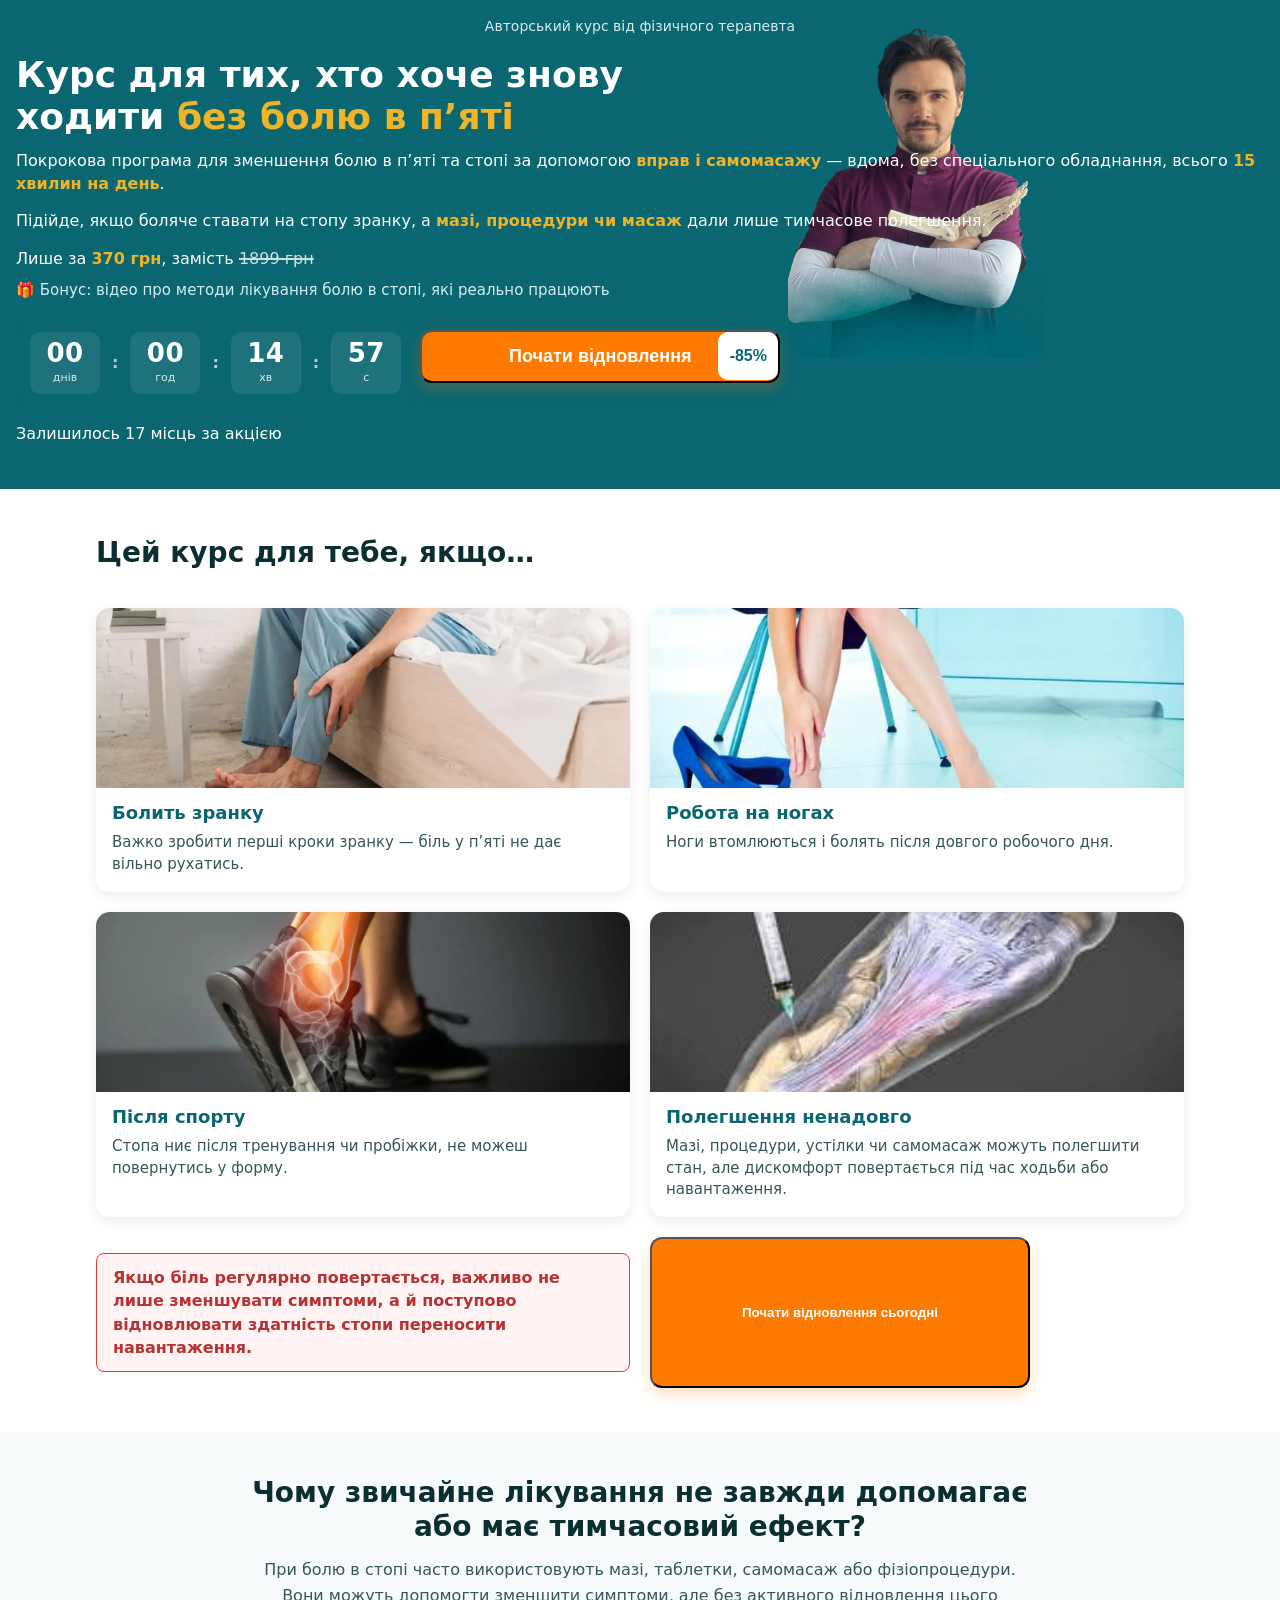
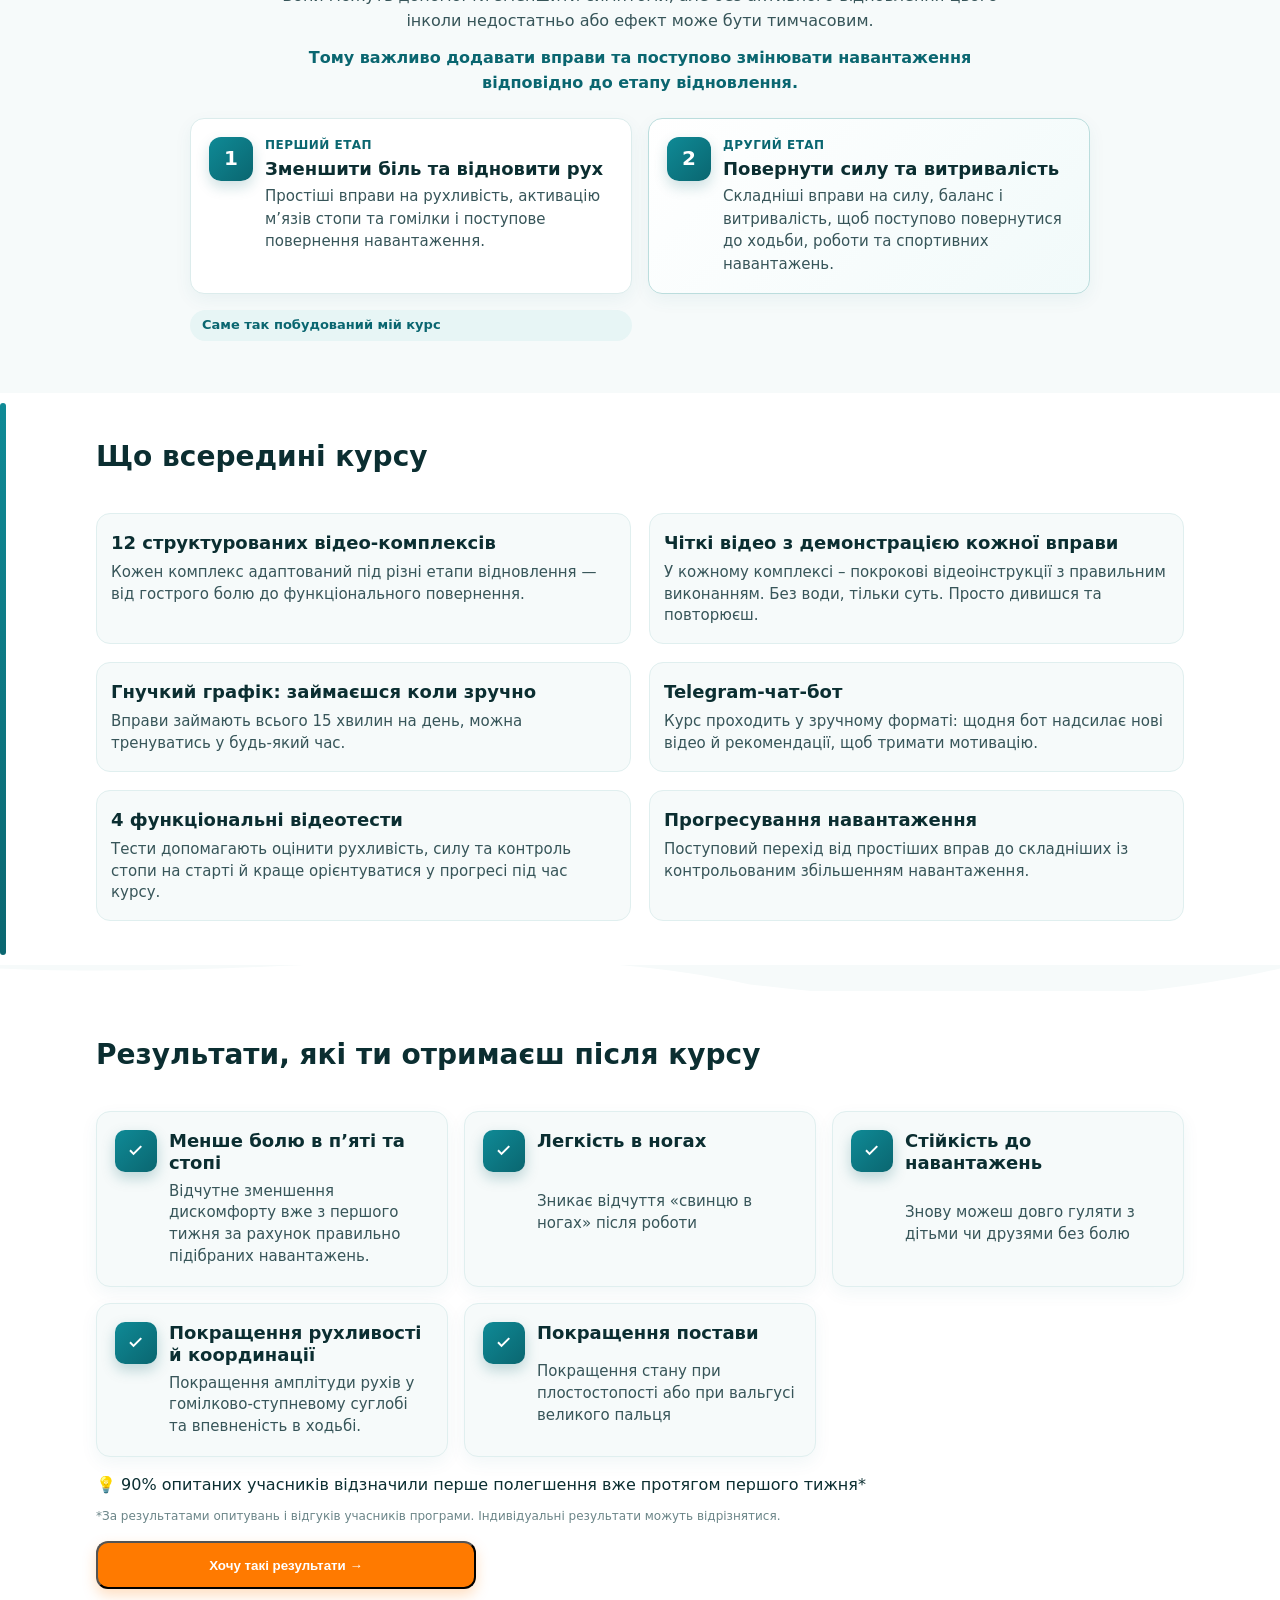
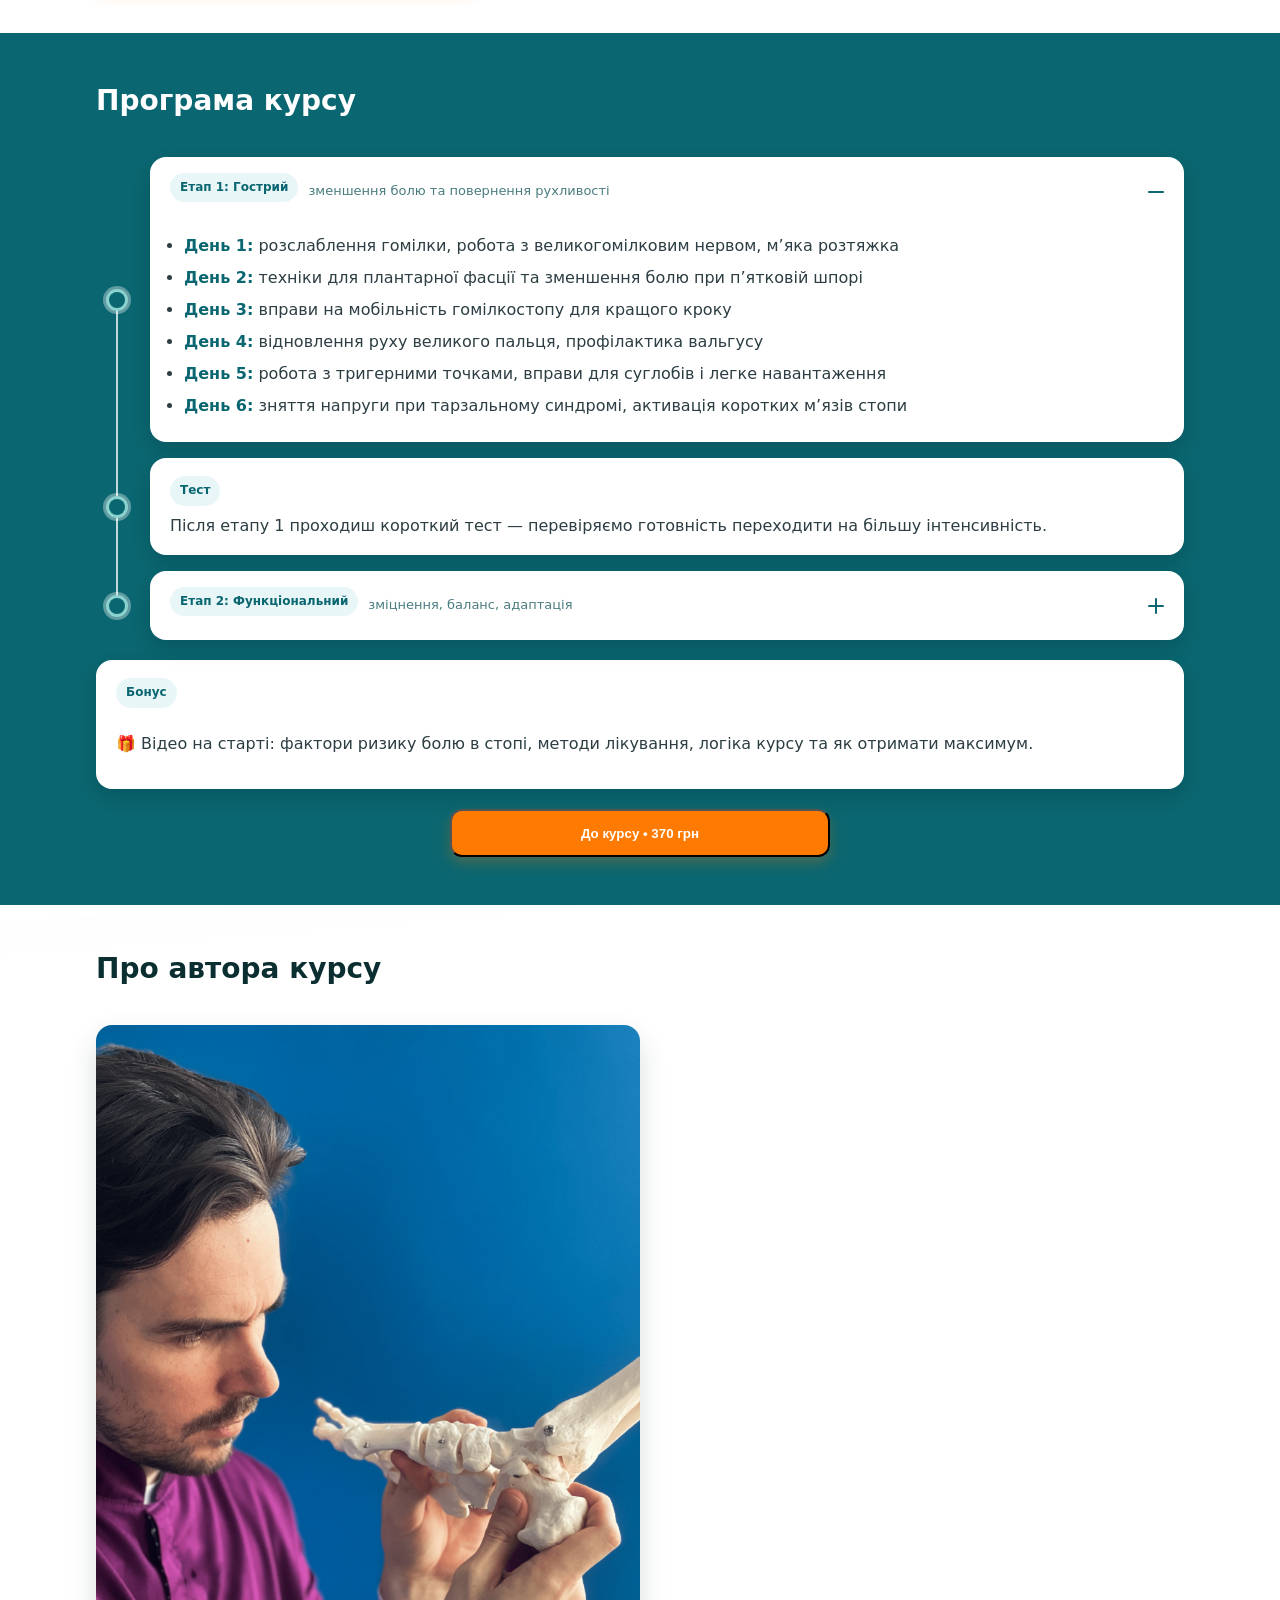
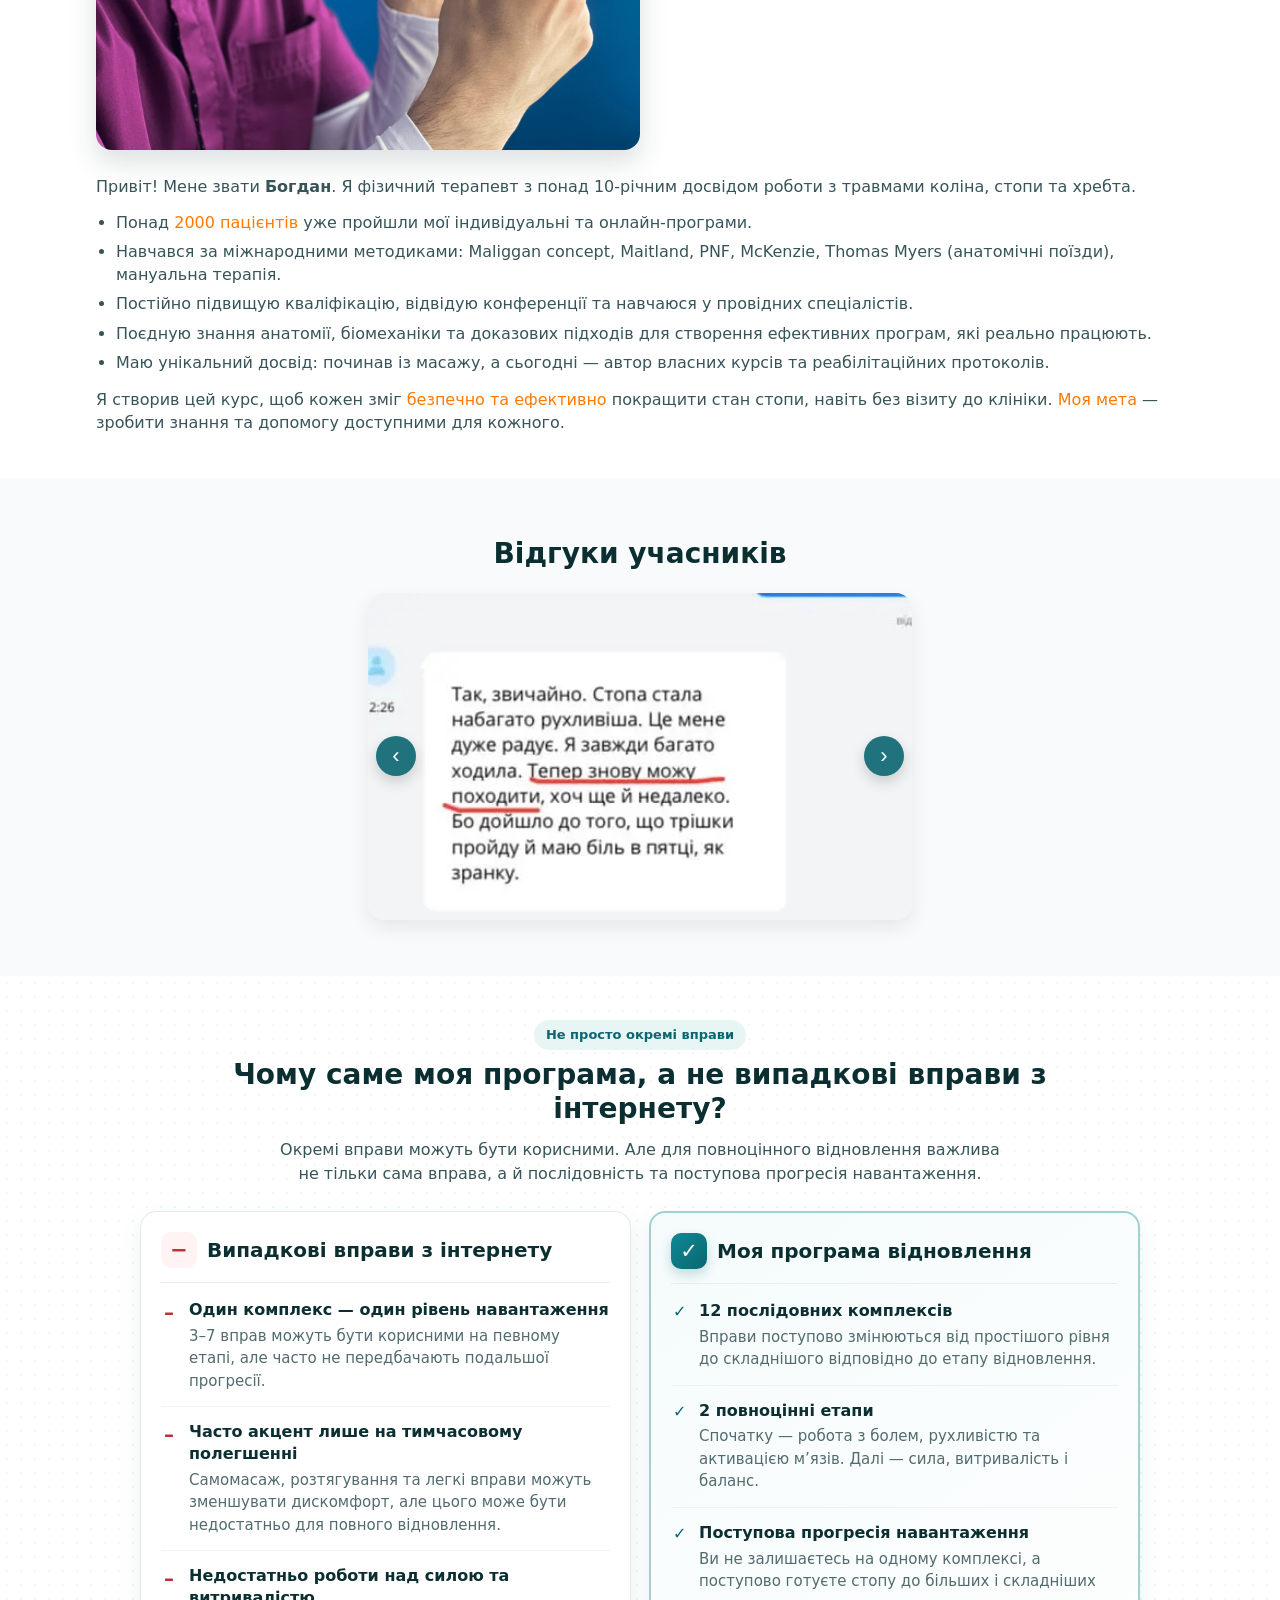
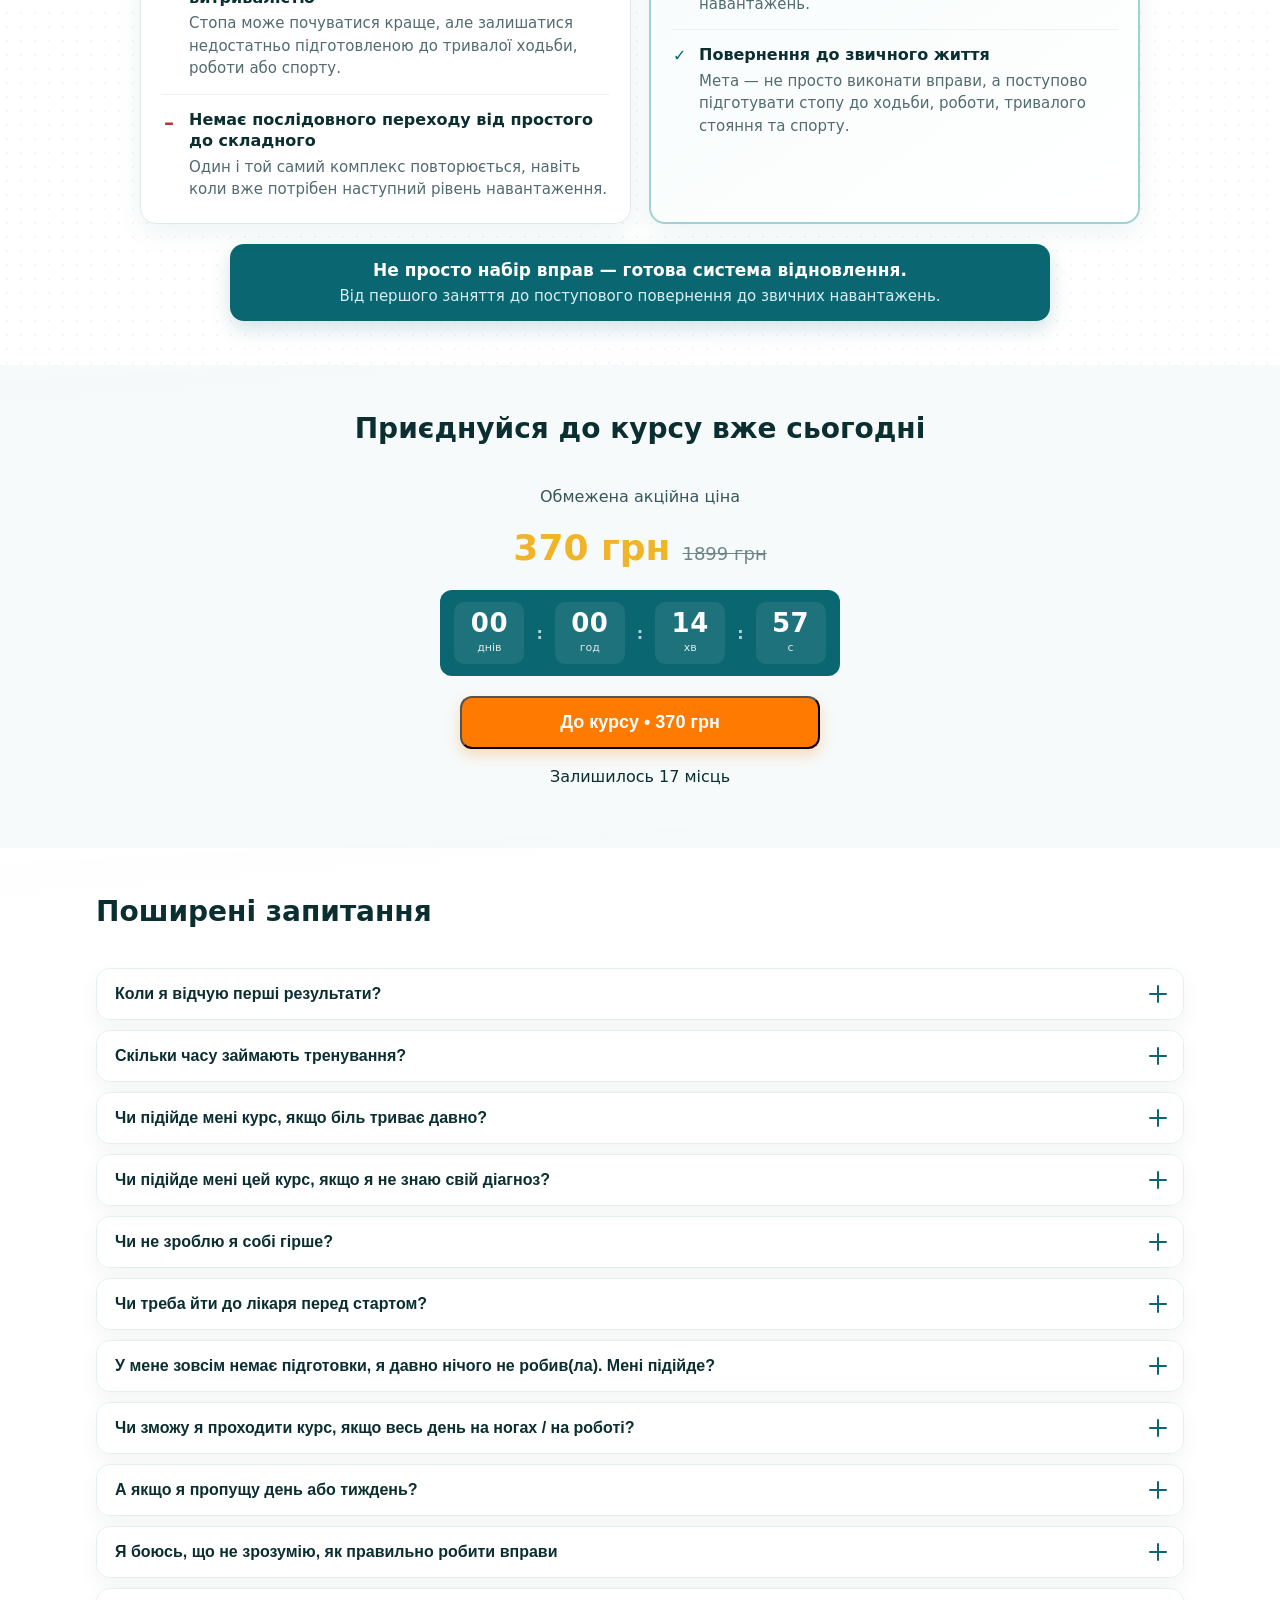
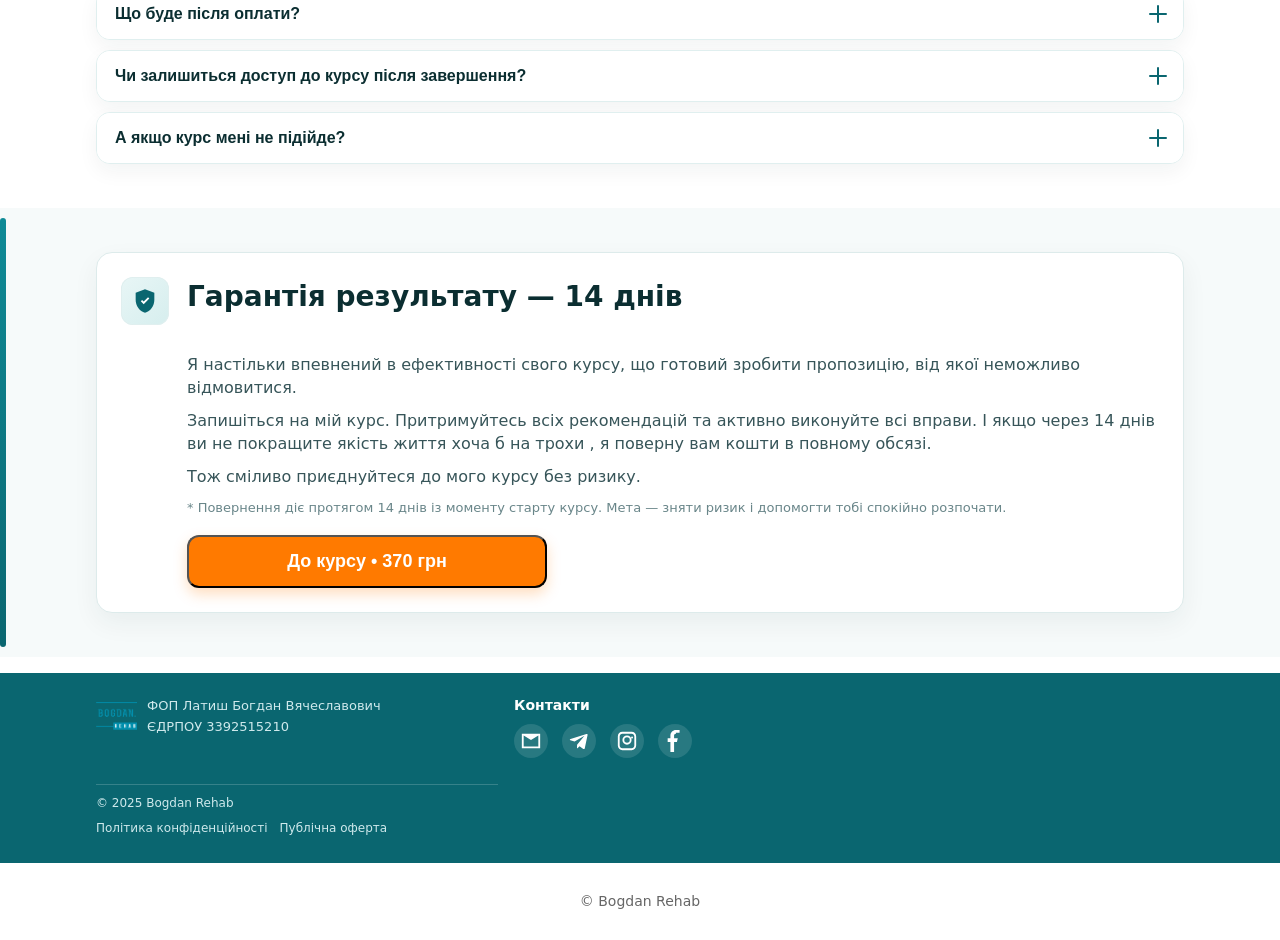
<file: docs/foot/index.html>
<!doctype html>
<html lang="uk">
<head>
  <meta charset="utf-8" />
  <meta name="viewport" content="width=device-width, initial-scale=1" />
  <title>Позбудься болю в стопі — всього 15 хв на день</title>
  <link rel="stylesheet" href="../shared/css/base.css">
  <link rel="stylesheet" href="./foot.css">
  <link rel="preconnect" href="https://bayer-1078313683185.europe-west1.run.app" crossorigin>
  <script>
    window.APP_CONFIG = {
      landing_id: "rfoot",
      payments_enabled: true,
      pixel_key: "pixel_rfoot"
    };

    // Робимо landing_id та server pixel route доступними GTM ще до завантаження контейнера.
    window.dataLayer = window.dataLayer || [];
    window.dataLayer.push({
      landing_id: window.APP_CONFIG.landing_id,
      pixel_key: window.APP_CONFIG.pixel_key
    });
  </script>
  <!-- Google Tag Manager -->
<script>(function(w,d,s,l,i){w[l]=w[l]||[];w[l].push({'gtm.start':
new Date().getTime(),event:'gtm.js'});var f=d.getElementsByTagName(s)[0],
j=d.createElement(s),dl=l!='dataLayer'?'&l='+l:'';j.async=true;j.src=
'https://www.googletagmanager.com/gtm.js?id='+i+dl;f.parentNode.insertBefore(j,f);
})(window,document,'script','dataLayer','GTM-WLRCGQ6M');</script>
<!-- End Google Tag Manager -->

<script>
(function () {
  function getParam(name) {
    return new URLSearchParams(window.location.search).get(name);
  }

  function getCookie(name) {
    const match = document.cookie.match(new RegExp("(^|;\\s*)" + name + "=([^;]+)"));
    return match ? decodeURIComponent(match[2]) : null;
  }

  function uuidv4() {
    if (window.crypto && crypto.randomUUID) return crypto.randomUUID();
    return "xxxxxxxx-xxxx-4xxx-yxxx-xxxxxxxxxxxx".replace(/[xy]/g, function (c) {
      const r = Math.random() * 16 | 0;
      const v = c === "x" ? r : (r & 0x3 | 0x8);
      return v.toString(16);
    });
  }

  function getLS(key) {
    try {
      return localStorage.getItem(key);
    } catch (e) {
      return null;
    }
  }

  function setLS(key, value) {
    try {
      localStorage.setItem(key, value);
    } catch (e) {}
  }

  function saveIfExists(key, value) {
    if (value !== null && value !== undefined && value !== "") {
      setLS(key, value);
    }
  }

  function ensureExternalId() {
    let id = getLS("meta_external_id");
    if (!id) {
      id = uuidv4();
      setLS("meta_external_id", id);
    }
    return id;
  }

  function updateStoredMetaCookies() {
    const currentFbp = getCookie("_fbp");
    const currentFbc = getCookie("_fbc");

    if (currentFbp && currentFbp !== getLS("meta_fbp")) {
      setLS("meta_fbp", currentFbp);
    }

    // Передаємо справжній _fbc без змін. Його creationTime уже в мілісекундах.
    if (currentFbc && currentFbc !== getLS("meta_fbc")) {
      setLS("meta_fbc", currentFbc);
    }
  }

  function waitForMetaCookies(retries, delay) {
    updateStoredMetaCookies();

    const hasFbp = !!getLS("meta_fbp");
    const hasFbcOrNoClick = !!getLS("meta_fbc") || !getParam("fbclid");
    if (hasFbp && hasFbcOrNoClick) return;

    if (retries > 0) {
      setTimeout(function () {
        waitForMetaCookies(retries - 1, delay);
      }, delay);
    }
  }

  const utm = {
    utm_source: getParam("utm_source"),
    utm_medium: getParam("utm_medium"),
    utm_campaign: getParam("utm_campaign"),
    utm_adset: getParam("utm_adset"),
    utm_content: getParam("utm_content"),
    utm_term: getParam("utm_term")
  };

  const fbclid = getParam("fbclid");
  // ВАЖЛИВО: Meta fbc creationTime працює в мілісекундах. Не ділити Date.now() на 1000.
  const nowTs = String(Date.now());

  ensureExternalId();

  updateStoredMetaCookies();
  waitForMetaCookies(15, 300);

  const hasAttributionInUrl =
    Object.values(utm).some(Boolean) || !!fbclid;

  // FIRST TOUCH
  if (!getLS("meta_first_seen_at") && hasAttributionInUrl) {
    setLS("meta_first_seen_at", nowTs);

    saveIfExists("meta_first_utm_source", utm.utm_source);
    saveIfExists("meta_first_utm_medium", utm.utm_medium);
    saveIfExists("meta_first_utm_campaign", utm.utm_campaign);
    saveIfExists("meta_first_utm_adset", utm.utm_adset);
    saveIfExists("meta_first_utm_content", utm.utm_content);
    saveIfExists("meta_first_utm_term", utm.utm_term);
    saveIfExists("meta_first_fbclid", fbclid);
  }

  // Якщо first_seen_at ще нема взагалі — створи базовий timestamp
  if (!getLS("meta_first_seen_at")) {
    setLS("meta_first_seen_at", nowTs);
  }

  // Окремо зберігаємо точний час отримання fbclid.
  // Саме цей timestamp використовується як creationTime для fbc.
  if (fbclid) {
    if (!getLS("meta_first_fbclid")) {
      setLS("meta_first_fbclid", fbclid);
      setLS("meta_first_fbclid_seen_at", nowTs);
    }

    setLS("meta_last_fbclid", fbclid);
    setLS("meta_last_fbclid_seen_at", nowTs);
  }

  // LAST TOUCH
  if (hasAttributionInUrl) {
    setLS("meta_last_seen_at", nowTs);

    saveIfExists("meta_last_utm_source", utm.utm_source);
    saveIfExists("meta_last_utm_medium", utm.utm_medium);
    saveIfExists("meta_last_utm_campaign", utm.utm_campaign);
    saveIfExists("meta_last_utm_adset", utm.utm_adset);
    saveIfExists("meta_last_utm_content", utm.utm_content);
    saveIfExists("meta_last_utm_term", utm.utm_term);
    saveIfExists("meta_last_fbclid", fbclid);
  }

  console.log("ATTR INIT", {
    external_id: getLS("meta_external_id"),
    fbp: getLS("meta_fbp"),
    fbc: getLS("meta_fbc"),
    first: {
      seen_at: getLS("meta_first_seen_at"),
      fbclid: getLS("meta_first_fbclid"),
      utm_source: getLS("meta_first_utm_source"),
      utm_medium: getLS("meta_first_utm_medium"),
      utm_campaign: getLS("meta_first_utm_campaign"),
      utm_adset: getLS("meta_first_utm_adset"),
      utm_content: getLS("meta_first_utm_content"),
      utm_term: getLS("meta_first_utm_term")
    },
    last: {
      seen_at: getLS("meta_last_seen_at"),
      fbclid: getLS("meta_last_fbclid"),
      utm_source: getLS("meta_last_utm_source"),
      utm_medium: getLS("meta_last_utm_medium"),
      utm_campaign: getLS("meta_last_utm_campaign"),
      utm_adset: getLS("meta_last_utm_adset"),
      utm_content: getLS("meta_last_utm_content"),
      utm_term: getLS("meta_last_utm_term")
    }
  });
})();
</script>

<script>
document.addEventListener("DOMContentLoaded", function () {
  const API_URL = "https://bayer-1078313683185.europe-west1.run.app";
  const buttons = document.querySelectorAll(".pay-btn");
  const PAGE_LOADED_AT_MS = Date.now();

  if (!buttons.length) return;

  function uuidv4() {
    if (window.crypto && crypto.randomUUID) return crypto.randomUUID();
    return "xxxxxxxx-xxxx-4xxx-yxxx-xxxxxxxxxxxx".replace(/[xy]/g, function (c) {
      const r = Math.random() * 16 | 0;
      const v = c === "x" ? r : (r & 0x3 | 0x8);
      return v.toString(16);
    });
  }

  function getLS(key) {
    try {
      return localStorage.getItem(key);
    } catch (e) {
      return null;
    }
  }

  function getNavigationMetrics() {
    const nav = performance.getEntriesByType?.("navigation")?.[0];
    if (!nav) return null;

    return {
      dom_content_loaded_ms: Math.round(nav.domContentLoadedEventEnd),
      load_event_ms: Math.round(nav.loadEventEnd),
      response_end_ms: Math.round(nav.responseEnd)
    };
  }

  function buildAttributionPayload() {
    return {
      external_id: getLS("meta_external_id"),
      fbp: getLS("meta_fbp"),
      fbc: getLS("meta_fbc"),
      fbclid: getLS("meta_last_fbclid") || getLS("meta_first_fbclid") || null,
      fbclid_seen_at: Number(
        getLS("meta_last_fbclid_seen_at") ||
        getLS("meta_first_fbclid_seen_at")
      ) || null,
      utm_source: getLS("meta_last_utm_source") || getLS("meta_first_utm_source") || null,
      utm_medium: getLS("meta_last_utm_medium") || getLS("meta_first_utm_medium") || null,
      utm_campaign: getLS("meta_last_utm_campaign") || getLS("meta_first_utm_campaign") || null,
      utm_adset: getLS("meta_last_utm_adset") || getLS("meta_first_utm_adset") || null,
      utm_content: getLS("meta_last_utm_content") || getLS("meta_first_utm_content") || null,
      utm_term: getLS("meta_last_utm_term") || getLS("meta_first_utm_term") || null,
      first_seen_at: Number(getLS("meta_first_seen_at")) || null,
      last_seen_at: Number(getLS("meta_last_seen_at")) || null
    };
  }

  function trackDiagnostic(eventName, details) {
    const payload = {
      event_name: eventName,
      session_id: getLS("meta_external_id"),
      landing_id: window.APP_CONFIG?.landing_id || null,
      pixel_key: window.APP_CONFIG?.pixel_key || null,
      page_url: window.location.origin + window.location.pathname,
      client_event_time_ms: Date.now(),
      attribution: buildAttributionPayload(),
      details: details || {}
    };

    try {
      const blob = new Blob([JSON.stringify(payload)], { type: "application/json" });
      if (navigator.sendBeacon) {
        navigator.sendBeacon(API_URL + "/track", blob);
        return;
      }
    } catch (error) {
      console.warn("sendBeacon unavailable:", error);
    }

    fetch(API_URL + "/track", {
      method: "POST",
      headers: { "Content-Type": "application/json" },
      body: JSON.stringify(payload),
      keepalive: true
    }).catch(function () {});
  }

  let warmupStarted = false;

  function warmPaymentService(reason) {
    if (warmupStarted) return;
    warmupStarted = true;

    const startedAt = performance.now();

    fetch(API_URL + "/health", {
      method: "GET",
      cache: "no-store",
      mode: "cors"
    })
      .then(function (response) {
        console.log("payment service warm-up:", reason, Math.round(performance.now() - startedAt), "ms", response.status);
      })
      .catch(function (error) {
        console.warn("payment service warm-up failed:", error);
        warmupStarted = false;
      });
  }

  window.setTimeout(function () {
    warmPaymentService("page-load");
  }, 800);

  buttons.forEach(function (button) {
    ["pointerenter", "touchstart", "focus"].forEach(function (eventName) {
      button.addEventListener(eventName, function () {
        warmPaymentService(eventName);
      }, { once: true, passive: true });
    });
  });

  function pushBrowserCheckoutEvent(checkoutEventId, orderReference, value, currency) {
    window.dataLayer = window.dataLayer || [];
    window.dataLayer.push({
      event: "meta_initiate_checkout",
      checkout: {
        event_id: checkoutEventId,
        order_ref: orderReference,
        value: Number(value) || 0,
        currency: currency || "UAH"
      }
    });
  }

  buttons.forEach(function (btn) {
    btn.addEventListener("click", async function (e) {
      e.preventDefault();
      if (!window.APP_CONFIG.payments_enabled) {
        alert("Оплата ще налаштовується. Спробуйте пізніше.");
        return;
      }

      const originalText = btn.textContent;
      const purchaseEventId = uuidv4();
      const checkoutEventId = uuidv4();
      const clickedAtMs = Date.now();
      const productId = btn.dataset.productId;

      trackDiagnostic("payment_button_clicked", {
        product_id: productId,
        checkout_event_id: checkoutEventId,
        purchase_event_id: purchaseEventId,
        page_loaded_at_ms: PAGE_LOADED_AT_MS,
        time_on_page_before_click_ms: clickedAtMs - PAGE_LOADED_AT_MS,
        navigation: getNavigationMetrics()
      });

      const payload = {
        event_id: purchaseEventId,
        purchase_event_id: purchaseEventId,
        checkout_event_id: checkoutEventId,
        landing_id: window.APP_CONFIG?.landing_id || null,
        pixel_key: window.APP_CONFIG?.pixel_key || null,
        product_id: productId,
        event_source_url: window.location.href,
        client_clicked_at_ms: clickedAtMs,
        page_loaded_at_ms: PAGE_LOADED_AT_MS,
        navigation: getNavigationMetrics(),
        attribution: buildAttributionPayload()
      };

      console.log("PAYLOAD TO API:", payload);

      try {
        btn.textContent = "Формуємо платіж...";
        btn.disabled = true;
        btn.classList.add("is-loading");
        btn.style.pointerEvents = "none";

        const startedAt = performance.now();

        const res = await fetch(API_URL, {
          method: "POST",
          headers: {
            "Content-Type": "application/json"
          },
          body: JSON.stringify(payload)
        });

        const createOrderMs = Math.round(performance.now() - startedAt);
        console.log("create-order ms:", createOrderMs);
        console.log("response status:", res.status);

        const data = await res.json();
        console.log("response data:", data);

        if (!res.ok || !data.ok || !data.payment) {
          throw new Error(data.error || "Не вдалося створити оплату");
        }

        trackDiagnostic("payment_order_created", {
          product_id: productId,
          order_reference: data.orderReference,
          checkout_event_id: checkoutEventId,
          purchase_event_id: purchaseEventId,
          create_order_client_ms: createOrderMs,
          server_timings: data.diagnostics || null,
          meta_checkout_sent: data.meta_checkout?.ok === true
        });

        // Старий GTM очікує custom event meta_initiate_checkout.
        // Той самий checkout_event_id передається і в браузерний Pixel, і в CAPI для дедуплікації.
        pushBrowserCheckoutEvent(
          checkoutEventId,
          data.orderReference,
          data.value,
          data.currency
        );

        // Server-side InitiateCheckout через CAPI.
        fetch(API_URL + "/checkout", {
          method: "POST",
          headers: {
            "Content-Type": "application/json"
          },
          body: JSON.stringify({
            order_reference: data.orderReference
          }),
          keepalive: true
        })
          .then(async function (response) {
            const result = await response.json();

            console.log("Meta InitiateCheckout CAPI:", {
              status: response.status,
              result: result
            });

            return result;
          })
          .catch(function (error) {
            console.error("Meta InitiateCheckout CAPI error:", error);

            return {
              ok: false,
              error: String(error)
            };
          });

        const payment = data.payment;
        const form = document.createElement("form");
        form.method = "POST";
        form.action = "https://secure.wayforpay.com/pay";

        Object.keys(payment).forEach(function (key) {
          const value = payment[key];

          if (Array.isArray(value)) {
            value.forEach(function (item) {
              const input = document.createElement("input");
              input.type = "hidden";
              input.name = key + "[]";
              input.value = item;
              form.appendChild(input);
            });
          } else {
            const input = document.createElement("input");
            input.type = "hidden";
            input.name = key;
            input.value = value;
            form.appendChild(input);
          }
        });

        document.body.appendChild(form);

        trackDiagnostic("payment_form_submitted", {
          product_id: productId,
          order_reference: data.orderReference,
          checkout_event_id: checkoutEventId,
          purchase_event_id: purchaseEventId,
          total_client_ms_from_click: Date.now() - clickedAtMs
        });

        // A short delay gives the diagnostic beacon and dataLayer event time to leave the page.
        window.setTimeout(function () {
          trackDiagnostic("payment_redirect_started", {
            product_id: productId,
            order_reference: data.orderReference,
            checkout_event_id: checkoutEventId,
            purchase_event_id: purchaseEventId,
            total_client_ms_from_click: Date.now() - clickedAtMs
          });
          form.submit();
        }, 100);

      } catch (error) {
        console.error("Помилка create-order/payment:", error);

        trackDiagnostic("payment_error", {
          product_id: productId,
          checkout_event_id: checkoutEventId,
          purchase_event_id: purchaseEventId,
          message: String(error?.message || error)
        });

        btn.textContent = originalText;
        btn.disabled = false;
        btn.classList.remove("is-loading");
        btn.style.pointerEvents = "";
        alert("Не вдалося створити оплату. Спробуйте ще раз.");
      }
    });
  });
});
</script>
</head>
<body data-landing="foot">
  <!-- Google Tag Manager (noscript) -->
<noscript><iframe src="https://www.googletagmanager.com/ns.html?id=GTM-WLRCGQ6M"
height="0" width="0" style="display:none;visibility:hidden"></iframe></noscript>
<!-- End Google Tag Manager (noscript) -->
<header class="site-header">
  <button class="burger" aria-label="Відкрити меню"><span></span><span></span><span></span></button>
  <a class="logo" href="#"><img src="../shared/img/logo.png" alt="Bogdan Rehab" /></a>
</header>
<main>
<section class="hero">
  <p class="hero__subtitle">Авторський курс від фізичного терапевта</p>

  <div class="hero__grid">
    <div class="hero__content">
      <h1 class="hero__title">
        Курс для тих, хто хоче знову ходити
        <span class="accent"> без болю в п’яті</span>
      </h1>
    </div>

    <div class="hero__media">
    </div>
  </div>

  <p class="hero__text">
    Покрокова програма для зменшення болю в п’яті та стопі за допомогою 
    <span class="accent">вправ і самомасажу</span> — вдома, без спеціального обладнання, 
    всього <span class="accent">15 хвилин на день</span>.
  </p>

  <p class="hero__text">
    Підійде, якщо боляче ставати на стопу зранку, а 
    <span class="accent">мазі, процедури чи масаж</span> дали лише тимчасове полегшення.
  </p>

  <p class="hero__price">
    Лише за <span class="price-now">370 грн</span>, замість 
    <span class="price-old">1899 грн</span>
  </p>

  <p class="hero__bonus">
    🎁 Бонус: відео про методи лікування болю в стопі, які реально працюють
  </p>

  <!-- COUNTDOWN -->
  <div class="bs-countdown"
    data-mode="duration"
    data-key="foot-2h"
    data-duration-ms="900000">
    
    <div class="bs-countdown__item">
      <span class="bs-countdown__num" data-part="days">00</span>
      <span class="bs-countdown__label">днів</span>
    </div>

    <div class="bs-countdown__sep">:</div>

    <div class="bs-countdown__item">
      <span class="bs-countdown__num" data-part="hours">00</span>
      <span class="bs-countdown__label">год</span>
    </div>

    <div class="bs-countdown__sep">:</div>

    <div class="bs-countdown__item">
      <span class="bs-countdown__num" data-part="minutes">00</span>
      <span class="bs-countdown__label">хв</span>
    </div>

    <div class="bs-countdown__sep">:</div>

    <div class="bs-countdown__item">
      <span class="bs-countdown__num" data-part="seconds">00</span>
      <span class="bs-countdown__label">с</span>
    </div>
  </div>

  <button id="main-cta" class="btn btn--primary pay-btn" data-product-id="rfoot_370" type="button">
    <span>Почати відновлення</span>
    <span class="btn-fixed__discount">-85%</span>
  </button>

  <p class="spots">
    Залишилось <span data-spots></span> місць за акцією
  </p>
</section>
  <section class="bs-forwho section">
    <div class="container">
      <h2 class="section__title">Цей курс для тебе, якщо…</h2>
      <div class="forwho__grid">

        <div class="forwho__card">
          <img src="./img/forwho-morning.webp" alt="Біль зранку" class="forwho__img">
          <h3 class="forwho__title">Болить зранку</h3>
          <p class="forwho__text">Важко зробити перші кроки зранку — біль у п’яті не дає вільно рухатись.</p>
        </div>

        <div class="forwho__card">
          <img src="./img/forwho-work.webp" alt="Довга робота на ногах" class="forwho__img">
          <h3 class="forwho__title">Робота на ногах</h3>
          <p class="forwho__text">Ноги втомлюються і болять після довгого робочого дня.</p>
        </div>

        <div class="forwho__card">
          <img src="./img/forwho-sport.webp" alt="Для спортсменів" class="forwho__img">
          <h3 class="forwho__title">Після спорту</h3>
          <p class="forwho__text">Стопа ниє після тренування чи пробіжки, не можеш повернутись у форму.</p>
        </div>

        <div class="forwho__card">
          <img src="./img/forwho-meds.webp" alt="Не допомогли ліки" class="forwho__img">
          <h3 class="forwho__title">Полегшення ненадовго</h3>
          <p class="forwho__text">Мазі, процедури, устілки чи самомасаж можуть полегшити стан, але дискомфорт повертається під час ходьби або навантаження.</p>
        </div>
        <p class="forwho__alert">Якщо біль регулярно повертається, важливо не лише зменшувати симптоми, а й поступово відновлювати здатність стопи переносити навантаження.</p>
        <button class="btn btn--primary pay-btn" data-product-id="rfoot_370" type="button">Почати відновлення сьогодні</button>

      </div>
    </div>
  </section>

<section class="foot-treatment section" id="why-treatment">
  <div class="container">

    <div class="foot-treatment__head">

      <h2 class="foot-treatment__title">
        Чому звичайне лікування не завжди допомагає або має тимчасовий ефект?
      </h2>

      <p class="foot-treatment__text">
        При болю в стопі часто використовують мазі, таблетки, самомасаж або фізіопроцедури.
        Вони можуть допомогти зменшити симптоми, але без активного відновлення цього інколи
        недостатньо або ефект може бути тимчасовим.
      </p>

      <p class="foot-treatment__accent">
        Тому важливо додавати вправи та поступово змінювати навантаження відповідно до етапу відновлення.
      </p>
    </div>

    <div class="foot-treatment__stages">

      <article class="foot-treatment__stage">
        <span class="foot-treatment__number">1</span>

        <div>
          <span class="foot-treatment__label">Перший етап</span>

          <h3 class="foot-treatment__stage-title">
            Зменшити біль та відновити рух
          </h3>

          <p>
            Простіші вправи на рухливість, активацію м’язів стопи та гомілки
            і поступове повернення навантаження.
          </p>
        </div>
      </article>

      <article class="foot-treatment__stage foot-treatment__stage--accent">
        <span class="foot-treatment__number">2</span>

        <div>
          <span class="foot-treatment__label">Другий етап</span>

          <h3 class="foot-treatment__stage-title">
            Повернути силу та витривалість
          </h3>

          <p>
            Складніші вправи на силу, баланс і витривалість, щоб поступово
            повернутися до ходьби, роботи та спортивних навантажень.
          </p>
        </div>
      </article>

      <span class="foot-treatment__kicker">
        Саме так побудований мій курс
      </span>
    </div>

  </div>
</section>

  <section class="bs-inside section section--pattern section--accent-edge">
    <div class="container">
      <h2 class="bs-inside__title">Що всередині курсу</h2>

      <ul class="bs-inside__list">
        <li class="bs-inside__item">
          <h3 class="bs-inside__h">12 структурованих відео-комплексів</h3>
          <p class="bs-inside__p">Кожен комплекс адаптований під різні етапи відновлення — від гострого болю до функціонального повернення.</p>
        </li>
        <li class="bs-inside__item">
          <h3 class="bs-inside__h">Чіткі відео з демонстрацією кожної вправи</h3>
          <p class="bs-inside__p">У кожному комплексі – покрокові відеоінструкції з правильним виконанням. Без води, тільки суть. Просто дивишся та повторюєш.</p>
        </li>
        <li class="bs-inside__item">
          <h3 class="bs-inside__h">Гнучкий графік: займаєшся коли зручно</h3>
          <p class="bs-inside__p">Вправи займають всього 15 хвилин на день, можна тренуватись у будь-який час.</p>
        </li>
        <li class="bs-inside__item">
          <h3 class="bs-inside__h">Telegram-чат-бот</h3>
          <p class="bs-inside__p">Курс проходить у зручному форматі: щодня бот надсилає нові відео й рекомендації, щоб тримати мотивацію.</p>
        </li>
        <li class="bs-inside__item">
          <h3 class="bs-inside__h">4 функціональні відеотести</h3>
          <p class="bs-inside__p">Тести допомагають оцінити рухливість, силу та контроль стопи на старті й краще орієнтуватися у прогресі під час курсу.</p>
        </li>
        <li class="bs-inside__item">
          <h3 class="bs-inside__h">Прогресування навантаження</h3>
          <p class="bs-inside__p">Поступовий перехід від простіших вправ до складніших із контрольованим збільшенням навантаження.</p>
        </li>
      </ul>
    </div>
  </section>

  <div class="bs-divider bs-divider--wave" aria-hidden="true"></div>
  <section class="bs-results section section--alt">
    <div class="container">
      <h2 class="bs-results__title">Результати, які ти отримаєш після курсу</h2>

      <ul class="bs-results__grid">
        <li class="bs-result">
          <span class="bs-result__icon" aria-hidden="true">
            <svg viewBox="0 0 24 24" width="24" height="24"><path fill="currentColor" d="M9.5 16.2 5.3 12l1.4-1.4 2.8 2.8 7-7L18 7.8z"/></svg>
          </span>
          <h3 class="bs-result__h">Менше болю в п’яті та стопі</h3>
          <p class="bs-result__p">Відчутне зменшення дискомфорту вже з першого тижня за рахунок правильно підібраних навантажень.</p>
        </li>

        <li class="bs-result">
          <span class="bs-result__icon" aria-hidden="true">
            <svg viewBox="0 0 24 24" width="24" height="24"><path fill="currentColor" d="M9.5 16.2 5.3 12l1.4-1.4 2.8 2.8 7-7L18 7.8z"/></svg>
          </span>
          <h3 class="bs-result__h">Легкість в ногах</h3>
          <p class="bs-result__p">Зникає відчуття «свинцю в ногах» після роботи</p>
        </li>

        <li class="bs-result">
          <span class="bs-result__icon" aria-hidden="true">
            <svg viewBox="0 0 24 24" width="24" height="24"><path fill="currentColor" d="M9.5 16.2 5.3 12l1.4-1.4 2.8 2.8 7-7L18 7.8z"/></svg>
          </span>
          <h3 class="bs-result__h">Стійкість до навантажень</h3>
          <p class="bs-result__p">Знову можеш довго гуляти з дітьми чи друзями без болю</p>
        </li>

        <li class="bs-result">
          <span class="bs-result__icon" aria-hidden="true">
            <svg viewBox="0 0 24 24" width="24" height="24"><path fill="currentColor" d="M9.5 16.2 5.3 12l1.4-1.4 2.8 2.8 7-7L18 7.8z"/></svg>
          </span>
          <h3 class="bs-result__h">Покращення рухливості й координації  </h3>
          <p class="bs-result__p">Покращення амплітуди рухів у гомілково-ступневому суглобі та впевненість в ходьбі.</p>
        </li>

        <li class="bs-result">
          <span class="bs-result__icon" aria-hidden="true">
            <svg viewBox="0 0 24 24" width="24" height="24"><path fill="currentColor" d="M9.5 16.2 5.3 12l1.4-1.4 2.8 2.8 7-7L18 7.8z"/></svg>
          </span>
          <h3 class="bs-result__h">Покращення постави  </h3>
          <p class="bs-result__p">Покращення стану при плостостопості або при вальгусі великого пальця</p>
        </li>

      </ul>
      <p class="results__proof">💡 90% опитаних учасників відзначили перше полегшення вже протягом першого тижня*</p>
      <p class="results__proof-note">*За результатами опитувань і відгуків учасників програми. Індивідуальні результати можуть відрізнятися.</p>
      <button class="btn btn--primary pay-btn" data-product-id="rfoot_370" type="button">Хочу такі результати →</button>
    </div>
  </section>



  <section class="section section--dark">
    <div class="container">
      <h2 class="section__title section__title--light">Програма курсу</h2>

      <div class="timeline">

        <!-- ROW 1: Етап 1 (first) -->
        <div class="timeline__row is-first">
          <div class="timeline__rail" aria-hidden="true"></div>
          <details class="timeline__card is-accordion" open>
            <summary class="timeline__summary">
              <span class="tag tag--stage">Етап 1: Гострий</span>
              <span class="summary__hint">зменшення болю та повернення рухливості</span>
              <span class="toggler" aria-hidden="true"></span>
            </summary>
            <div class="timeline__panel">
              <ul class="days">
                <li><strong>День 1:</strong> розслаблення гомілки, робота з великогомілковим нервом, м’яка розтяжка</li>
                <li><strong>День 2:</strong> техніки для плантарної фасції та зменшення болю при п’ятковій шпорі</li>
                <li><strong>День 3:</strong> вправи на мобільність гомілкостопу для кращого кроку</li>
                <li><strong>День 4:</strong> відновлення руху великого пальця, профілактика вальгусу</li>
                <li><strong>День 5:</strong> робота з тригерними точками, вправи для суглобів і легке навантаження</li>
                <li><strong>День 6:</strong> зняття напруги при тарзальному синдромі, активація коротких м’язів стопи</li>
              </ul>
            </div>
          </details>
        </div>

        <!-- ROW 2: Тест (middle) -->
        <div class="timeline__row">
          <div class="timeline__rail" aria-hidden="true"></div>
          <div class="timeline__card">
            <div class="timeline__body">
              <span class="tag">Тест</span>
              <p class="test__p">Після етапу 1 проходиш короткий тест — перевіряємо готовність переходити на більшу інтенсивність.</p>
            </div>
          </div>
        </div>

        <!-- ROW 3: Етап 2 (last) -->
        <div class="timeline__row is-last">
          <div class="timeline__rail" aria-hidden="true"></div>
          <details class="timeline__card is-accordion">
            <summary class="timeline__summary">
              <span class="tag tag--stage">Етап 2: Функціональний</span>
              <span class="summary__hint">зміцнення, баланс, адаптація</span>
              <span class="toggler" aria-hidden="true"></span>
            </summary>
            <div class="timeline__panel">
              <ul class="days">
                <li><strong>День 1:</strong> силові вправи для стопи та гомілки з акцентом на витривалість</li>
                <li><strong>День 2:</strong> тренування балансу й стабільності для щоденних навантажень</li>
                <li><strong>День 3:</strong> поступова адаптація до більш інтенсивних вправ</li>
                <li><strong>День 4:</strong> вправи на витривалість і контроль рухів у динаміці</li>
                <li><strong>День 5:</strong> поєднання силових і балансувальних комплексів для глибшого ефекту</li>
                <li><strong>День 6:</strong> фінальне закріплення результатів, стабільність і впевненість у русі</li>
              </ul>
            </div>
          </details>
        </div>

      </div><!-- /timeline -->

      <!-- Бонус — після рейки, без крапок -->
      <div class="timeline__card">
        <div class="timeline__body">
          <span class="tag">Бонус</span>
          <p>🎁 Відео на старті: фактори ризику болю в стопі, методи лікування, логіка курсу та як отримати максимум.</p>
        </div>
      </div>

      <!-- CTA у брендовому кольорі -->
      <div class="is-cta">
        <button class="btn btn--primary pay-btn" data-product-id="rfoot_370" type="button">До курсу • 370 грн</button>
      </div>

    </div>
  </section>

  <section class="bs-author section section--alt section--angled-top">
    <div class="container bs-author__grid">
      <div class="bs-author__content">
        <h2 class="bs-author__title">Про автора курсу</h2>
        <div class="bs-author__media">
        <img src="./img/hero.webp" alt="Богдан — фізичний терапевт" class="bs-author__img">
        </div>
        <p class="bs-author__intro">
          Привіт! Мене звати <strong>Богдан</strong>. Я фізичний терапевт з понад 10-річним досвідом роботи з травмами коліна, стопи та хребта.
        </p>
        <ul class="bs-author__list">
          <li>Понад <span class="accent">2000 пацієнтів</span> уже пройшли мої індивідуальні та онлайн-програми.</li>
          <li>Навчався за міжнародними методиками: Maliggan concept, Maitland, PNF, McKenzie, Thomas Myers (анатомічні поїзди), мануальна терапія.</li>
          <li>Постійно підвищую кваліфікацію, відвідую конференції та навчаюся у провідних спеціалістів.</li>
          <li>Поєдную знання анатомії, біомеханіки та доказових підходів для створення ефективних програм, які реально працюють.</li>
          <li>Маю унікальний досвід: починав із масажу, а сьогодні — автор власних курсів та реабілітаційних протоколів.</li>
        </ul>
        <p class="bs-author__outro">
          Я створив цей курс, щоб кожен зміг <span class="accent">безпечно та ефективно</span> покращити стан стопи, навіть без візиту до клініки. <span class="accent">Моя мета</span> — зробити знання та допомогу доступними для кожного.
        </p>
      </div>
    </div>
  </section>
  <section class="reviews section">
    <div class="container">
      <h2 class="section__title">Відгуки учасників</h2>

      <div class="rv-carousel" id="rvCarousel" aria-roledescription="carousel">
        <button class="rv-nav rv-prev" aria-label="Попередній слайд">‹</button>

        <div class="rv-viewport">
          <ul class="rv-track">
            <li class="rv-slide">
              <img src="./img/rev1.webp" alt="Відгук 1" loading="lazy">
            </li>
            <li class="rv-slide">
              <img src="./img/rev2.webp" alt="Відгук 2" loading="lazy">
            </li>
            <li class="rv-slide">
              <img src="./img/rev3.webp" alt="Відгук 3" loading="lazy">
            </li>
            <li class="rv-slide">
              <img src="./img/rev4.webp" alt="Відгук 3" loading="lazy">
            </li>
            <li class="rv-slide">
              <img src="./img/rev5.webp" alt="Відгук 3" loading="lazy">
            </li>
          </ul>
        </div>

        <button class="rv-nav rv-next" aria-label="Наступний слайд">›</button>
      </div>
    </div>
  </section>

<section class="foot-program-compare section" id="why-my-program">
  <div class="container">

    <div class="foot-program-compare__head">
      <span class="foot-program-compare__kicker">
        Не просто окремі вправи
      </span>

      <h2 class="foot-program-compare__title">
        Чому саме моя програма, а не випадкові вправи з інтернету?
      </h2>

      <p class="foot-program-compare__lead">
        Окремі вправи можуть бути корисними. Але для повноцінного відновлення
        важлива не тільки сама вправа, а й послідовність та поступова прогресія навантаження.
      </p>
    </div>


    <div class="foot-program-compare__grid">

      <!-- ЛІВА КАРТКА -->
      <article class="foot-program-card foot-program-card--random">

        <div class="foot-program-card__header">
          <span class="foot-program-card__icon foot-program-card__icon--minus">
            −
          </span>

          <h3>
            Випадкові вправи з інтернету
          </h3>
        </div>

        <ul class="foot-program-card__list">

          <li>
            <strong>Один комплекс — один рівень навантаження</strong>
            <span>
              3–7 вправ можуть бути корисними на певному етапі, але часто
              не передбачають подальшої прогресії.
            </span>
          </li>

          <li>
            <strong>Часто акцент лише на тимчасовому полегшенні</strong>
            <span>
              Самомасаж, розтягування та легкі вправи можуть зменшувати дискомфорт,
              але цього може бути недостатньо для повного відновлення.
            </span>
          </li>

          <li>
            <strong>Недостатньо роботи над силою та витривалістю</strong>
            <span>
              Стопа може почуватися краще, але залишатися недостатньо підготовленою
              до тривалої ходьби, роботи або спорту.
            </span>
          </li>

          <li>
            <strong>Немає послідовного переходу від простого до складного</strong>
            <span>
              Один і той самий комплекс повторюється, навіть коли вже потрібен
              наступний рівень навантаження.
            </span>
          </li>

        </ul>

      </article>


      <!-- ПРАВА КАРТКА -->
      <article class="foot-program-card foot-program-card--course">

        <div class="foot-program-card__header">
          <span class="foot-program-card__icon foot-program-card__icon--plus">
            ✓
          </span>

          <h3>
            Моя програма відновлення
          </h3>
        </div>

        <ul class="foot-program-card__list">

          <li>
            <strong>12 послідовних комплексів</strong>
            <span>
              Вправи поступово змінюються від простішого рівня до складнішого
              відповідно до етапу відновлення.
            </span>
          </li>

          <li>
            <strong>2 повноцінні етапи</strong>
            <span>
              Спочатку — робота з болем, рухливістю та активацією м’язів.
              Далі — сила, витривалість і баланс.
            </span>
          </li>

          <li>
            <strong>Поступова прогресія навантаження</strong>
            <span>
              Ви не залишаєтесь на одному комплексі, а поступово готуєте стопу
              до більших і складніших навантажень.
            </span>
          </li>

          <li>
            <strong>Повернення до звичного життя</strong>
            <span>
              Мета — не просто виконати вправи, а поступово підготувати стопу
              до ходьби, роботи, тривалого стояння та спорту.
            </span>
          </li>

        </ul>

      </article>

    </div>


    <div class="foot-program-compare__bottom">
      <strong>Не просто набір вправ — готова система відновлення.</strong>
      <span>
        Від першого заняття до поступового повернення до звичних навантажень.
      </span>
    </div>

  </div>
</section>

  <section class="bs-pricing section section--tint section--angled-top">
    <div class="container bs-pricing__grid">
      <div class="bs-pricing__content">
        <h2 class="bs-pricing__title">Приєднуйся до курсу вже сьогодні</h2>
        <p class="bs-pricing__subtitle">Обмежена акційна ціна</p>

        <!-- Ціни -->
        <div class="bs-pricing__prices">
          <span class="bs-pricing__now">370 грн</span>
          <span class="bs-pricing__old">1899 грн</span>
        </div>

        <!-- Таймер -->
        <div class="bs-countdown" data-mode="duration" data-key="foot-2h" data-duration-ms="900000" aria-label="До кінця акції залишилось">
          <div class="bs-countdown__item">
          <span class="bs-countdown__num" data-part="days">00</span>
          <span class="bs-countdown__label">днів</span>
          </div>
          <div class="bs-countdown__sep">:</div>
          <div class="bs-countdown__item"><span class="bs-countdown__num" data-part="hours">00</span><span class="bs-countdown__label">год</span></div>
          <div class="bs-countdown__sep">:</div>
          <div class="bs-countdown__item"><span class="bs-countdown__num" data-part="minutes">00</span><span class="bs-countdown__label">хв</span></div>
          <div class="bs-countdown__sep">:</div>
          <div class="bs-countdown__item"><span class="bs-countdown__num" data-part="seconds">00</span><span class="bs-countdown__label">с</span></div>
        </div>

        <!-- Кнопка -->
        <button class="btn btn--primary bs-pricing__cta pay-btn"  data-product-id="rfoot_370" type="button">
          До курсу • 370 грн
        </button>
        <p class="spots spots--price">Залишилось <span data-spots></span> місць</p>
      </div>
    </div>
  </section>
  <section class="bs-faq section section--alt section--angled-top" id="faq">
    <div class="container">
      <h2 class="bs-faq__title">Поширені запитання</h2>

      <div class="bs-faq__list" data-faq>
        <!-- FAQ item -->
        <div class="bs-faq__item">
          <button class="bs-faq__q" type="button" aria-expanded="false" aria-controls="faq-a1" id="faq-q1">
            Коли я відчую перші результати?
            <span class="bs-faq__chev" aria-hidden="true"></span>
          </button>
          <div class="bs-faq__a" id="faq-a1" role="region" aria-labelledby="faq-q1">
            <div class="bs-faq__a-inner">
              Більшість відчувають полегшення вже в перший тиждень завдяки правильному дозуванню навантаження.
            </div>
          </div>
        </div>

        <div class="bs-faq__item">
          <button class="bs-faq__q" type="button" aria-expanded="false" aria-controls="faq-a2" id="faq-q2">
            Скільки часу займають тренування?
            <span class="bs-faq__chev" aria-hidden="true"></span>
          </button>
          <div class="bs-faq__a" id="faq-a2" role="region" aria-labelledby="faq-q2">
            <div class="bs-faq__a-inner">
              У середньому 15 хвилин на день. Можна займатися у будь-який зручний час.
            </div>
          </div>
        </div>

        <div class="bs-faq__item">
          <button class="bs-faq__q" type="button" aria-expanded="false" aria-controls="faq-a3" id="faq-q3">
            Чи підійде мені курс, якщо біль триває давно?
            <span class="bs-faq__chev" aria-hidden="true"></span>
          </button>
          <div class="bs-faq__a" id="faq-a3" role="region" aria-labelledby="faq-q3">
            <div class="bs-faq__a-inner">
              Так. Програма має 2 етапи — від гострого до функціонального, з поступовим прогресуванням.
            </div>
          </div>
        </div>

        <div class="bs-faq__item">
          <button class="bs-faq__q" type="button" aria-expanded="false" aria-controls="faq-a4" id="faq-q4">
            Чи підійде мені цей курс, якщо я не знаю свій діагноз?
            <span class="bs-faq__chev" aria-hidden="true"></span>
          </button>
          <div class="bs-faq__a" id="faq-a4" role="region" aria-labelledby="faq-q4">
            <div class="bs-faq__a-inner">
              У багатьох випадках можна почати з програми, орієнтуючись не лише на назву діагнозу, а й на переносимість навантаження та функцію стопи. Водночас курс не замінює медичну діагностику: якщо причина болю незрозуміла, симптоми нетипові або стан погіршується, варто звернутися до лікаря чи фізичного терапевта.
            </div>
          </div>
        </div>

        <div class="bs-faq__item">
          <button class="bs-faq__q" type="button" aria-expanded="false" aria-controls="faq-a5" id="faq-q5">
            Чи не зроблю я собі гірше?
            <span class="bs-faq__chev" aria-hidden="true"></span>
          </button>
          <div class="bs-faq__a" id="faq-a5" role="region" aria-labelledby="faq-q5">
            <div class="bs-faq__a-inner">
              Програма починається з простішого рівня та передбачає поступове збільшення навантаження. Невелика реакція на нове навантаження можлива, тому важливо орієнтуватися на самопочуття. Якщо вправа викликає різкий біль або виражене й тривале погіршення, навантаження потрібно зменшити та за потреби звернутися за консультацією.
            </div>
          </div>
        </div>

        <div class="bs-faq__item">
          <button class="bs-faq__q" type="button" aria-expanded="false" aria-controls="faq-a6" id="faq-q6">
            Чи треба йти до лікаря перед стартом?
            <span class="bs-faq__chev" aria-hidden="true"></span>
          </button>
          <div class="bs-faq__a" id="faq-a6" role="region" aria-labelledby="faq-q6">
            <div class="bs-faq__a-inner">
              Якщо це знайомий механічний біль без гострої травми та виражених тривожних симптомів, програму можна починати поступово. Але після свіжої травми, при значному набряку, почервонінні, сильному нічному болю, різкому погіршенні стану або якщо ви не впевнені в причині симптомів — спочатку варто звернутися до лікаря.
            </div>
          </div>
        </div>

        <div class="bs-faq__item">
          <button class="bs-faq__q" type="button" aria-expanded="false" aria-controls="faq-a7" id="faq-q7">
            У мене зовсім немає підготовки, я давно нічого не робив(ла). Мені підійде?
            <span class="bs-faq__chev" aria-hidden="true"></span>
          </button>
          <div class="bs-faq__a" id="faq-a7" role="region" aria-labelledby="faq-q7">
            <div class="bs-faq__a-inner">
              Так. Курс розрахований навіть на початківців. Вправи поступово ускладнюються, але починаємо з простого.
            </div>
          </div>
        </div>

        <div class="bs-faq__item">
          <button class="bs-faq__q" type="button" aria-expanded="false" aria-controls="faq-a8" id="faq-q8">
            Чи зможу я проходити курс, якщо весь день на ногах / на роботі?
            <span class="bs-faq__chev" aria-hidden="true"></span>
          </button>
          <div class="bs-faq__a" id="faq-a8" role="region" aria-labelledby="faq-q8">
            <div class="bs-faq__a-inner">
              Так, саме для таких випадків і створений цей курс. Регулярне виконання вправ знімає перенавантаження та допомагає швидше відновлювати стопу після робочого дня.
            </div>
          </div>
        </div>

        <div class="bs-faq__item">
          <button class="bs-faq__q" type="button" aria-expanded="false" aria-controls="faq-a9" id="faq-q9">
            А якщо я пропущу день або тиждень?
            <span class="bs-faq__chev" aria-hidden="true"></span>
          </button>
          <div class="bs-faq__a" id="faq-a9" role="region" aria-labelledby="faq-q9">
            <div class="bs-faq__a-inner">
              Нічого страшного. Просто повертаєшся до виконання, як тільки можеш. Курс побудований так, щоб ти міг іти у своєму темпі, але краще все ж таки притримуватись графіку 😉
            </div>
          </div>
        </div>

        <div class="bs-faq__item">
          <button class="bs-faq__q" type="button" aria-expanded="false" aria-controls="faq-a10" id="faq-q10">
            Я боюсь, що не зрозумію, як правильно робити вправи
            <span class="bs-faq__chev" aria-hidden="true"></span>
          </button>
          <div class="bs-faq__a" id="faq-a10" role="region" aria-labelledby="faq-q10">
            <div class="bs-faq__a-inner">
              Кожен комплекс — це чітке відео з поясненням і демонстрацією. Усе показано крок за кроком, як для себе. Якщо щось буде незрозуміло — завжди можна написати в бот або звернутись за допомогою.
            </div>
          </div>
        </div>

        <div class="bs-faq__item">
          <button class="bs-faq__q" type="button" aria-expanded="false" aria-controls="faq-a11" id="faq-q11">
            Що буде після оплати?
            <span class="bs-faq__chev" aria-hidden="true"></span>
          </button>
          <div class="bs-faq__a" id="faq-a11" role="region" aria-labelledby="faq-q11">
            <div class="bs-faq__a-inner">
              Тебе автоматично перекине у чат-бот. Там буде вступне відео, тести (за бажанням), і далі — нові вправи кожного дня. Все просто.
            </div>
          </div>
        </div>

        <div class="bs-faq__item">
          <button class="bs-faq__q" type="button" aria-expanded="false" aria-controls="faq-a12" id="faq-q12">
            Чи залишиться доступ до курсу після завершення?
            <span class="bs-faq__chev" aria-hidden="true"></span>
          </button>
          <div class="bs-faq__a" id="faq-a12" role="region" aria-labelledby="faq-q12">
            <div class="bs-faq__a-inner">
              Так, ти отримаєш доступ назавжди. Зможеш повертатись до вправ у будь-який момент, коли потрібно.
            </div>
          </div>
        </div>

        <div class="bs-faq__item">
          <button class="bs-faq__q" type="button" aria-expanded="false" aria-controls="faq-a13" id="faq-q13">
            А якщо курс мені не підійде?
            <span class="bs-faq__chev" aria-hidden="true"></span>
          </button>
          <div class="bs-faq__a" id="faq-a13" role="region" aria-labelledby="faq-q13">
            <div class="bs-faq__a-inner">
              У тебе є 14 днів, щоб спробувати. Якщо щось не так — поверну кошти без питань. Я за чесний підхід і твою довіру.
            </div>
          </div>
        </div>
      </div>
    </div>
  </section>
  <section class="bs-trust section section--tint section--accent-edge" id="guarantee">
    <div class="container">
      <div class="bs-trust__card">
        <div class="bs-trust__icon" aria-hidden="true">
          <!-- Shield icon -->
          <svg viewBox="0 0 24 24" width="28" height="28">
            <path fill="currentColor" d="M12 2 4 5v6c0 5.25 3.4 10.05 8 11 4.6-.95 8-5.75 8-11V5l-8-3Z"/>
            <path fill="#fff" d="M10.9 14.7 8.4 12.2l1.1-1.1 1.4 1.4 3.7-3.7 1.1 1.1-4.8 4.8Z"/>
          </svg>
        </div>

        <div class="bs-trust__body">
          <h2 class="bs-trust__title">Гарантія результату — 14 днів</h2>
          <p class="bs-trust__lead">
            Я настільки впевнений в ефективності свого курсу, що готовий зробити пропозицію, від якої неможливо відмовитися.
          </p>
          <p class="bs-trust__lead">
            Запишіться на мій курс. Притримуйтесь всіх рекомендацій та активно виконуйте всі вправи. І якщо через 14 днів ви не покращите якість життя хоча б на трохи , я поверну вам кошти в повному обсязі.
          </p>
          <p class="bs-trust__lead">
            Тож сміливо приєднуйтеся до мого курсу без ризику.
          </p>
          <p class="bs-trust__note">
            * Повернення діє протягом 14 днів із моменту старту курсу. Мета — зняти ризик і допомогти тобі спокійно розпочати.
          </p>

          <button class="btn btn--primary bs-trust__cta pay-btn" data-product-id="rfoot_370" type="button">До курсу • 370 грн</button>
        </div>
      </div>
    </div>
  </section>

</main>
<link rel="stylesheet" href="../shared/css/footer.css"><!-- підключаємо стилі футера -->

<footer class="site-footer">
  <div class="site-footer__grid">
    <!-- Бренд -->
    <div>
      <div class="site-footer__brand">
        <img src="../shared/img/logo.png" alt="Bogdan Rehab" class="site-footer__logo">
        <div>
          <p class="site-footer__desc">ФОП Латиш Богдан Вячеславович</p>
          <p class="site-footer__desc">ЄДРПОУ 3392515210</p>
        </div>
      </div>
    </div>

    <!-- Контакти з іконками -->
    <div class="site-footer__cols">
      <div class="site-footer__col">
        <h3>Контакти</h3>
        <div class="site-footer__socials">
          <a href="bog.rehab@gmail.com" aria-label="Email">
            <svg viewBox="0 0 24 24" width="22" height="22" fill="currentColor">
              <path d="M2 4h20v16H2V4zm10 7L4 6v12h16V6l-8 5z"/>
            </svg>
          </a>
          <a href="https://t.me/bogdanrehab" target="_blank" rel="noopener" aria-label="Telegram">
            <svg viewBox="0 0 24 24" width="22" height="22" fill="currentColor">
              <path d="M9.9 16.2 9.8 20c.4 0 .6-.2.8-.4l2-2 4.1 3c.8.4 1.4.2 1.6-.8l3-14c.3-1.2-.4-1.7-1.2-1.4L2.8 9.8c-1.1.4-1 1-.2 1.3l4.6 1.4L18 6.3 9.9 16.2z"/>
            </svg>
          </a>
          <a href="https://www.instagram.com/bogdan.rehab" target="_blank" rel="noopener" aria-label="Instagram">
            <svg viewBox="0 0 24 24" width="22" height="22" fill="currentColor">
              <path d="M7 2C4.2 2 2 4.2 2 7v10c0 2.8 2.2 5 5 5h10c2.8 0 5-2.2 5-5V7c0-2.8-2.2-5-5-5H7zm0 2h10c1.7 0 3 1.3 3 3v10c0 1.7-1.3 3-3 3H7c-1.7 0-3-1.3-3-3V7c0-1.7 1.3-3 3-3zm5 2a5 5 0 100 10 5 5 0 000-10zm0 2a3 3 0 110 6 3 3 0 010-6zm5.5-.9a1.1 1.1 0 100 2.2 1.1 1.1 0 000-2.2z"/>
            </svg>
          </a>
          <a href="https://www.facebook.com/Bogdan.rehab" target="_blank" rel="noopener" aria-label="Facebook">
            <svg viewBox="0 0 24 24" width="22" height="22" fill="currentColor">
              <path d="M13 3h4V0h-4c-3.3 0-6 2.7-6 6v3H4v4h3v11h4V13h3.1l.9-4H11V6c0-1.1.9-2 2-2z"/>
            </svg>
          </a>
        </div>
      </div>
    </div>

    <!-- Нижня смуга -->
    <div class="site-footer__bottom">
      <span>© 2025 Bogdan Rehab</span>
      <div class="site-footer__legal">
        <a href="/foot/privacy/">Політика конфіденційності</a>
        <a href="/foot/offer/">Публічна оферта</a>
      </div>
    </div>
  </div>
</footer>

<footer class="footer">© Bogdan Rehab</footer>
<div class="bs-toasts" aria-live="polite" aria-atomic="true"></div>
<!-- STICKY CTA (внизу екрана) -->
<button class="bs-sticky-cta pay-btn" data-product-id="rfoot_370" type="button" aria-label="Приєднатись зараз за 370 грн">
  Приєднатись зараз за 370 грн
</button>
<script src="../shared/js/base.js"></script>
<script src="./foot.js"></script>


</body>
</html>
</file>
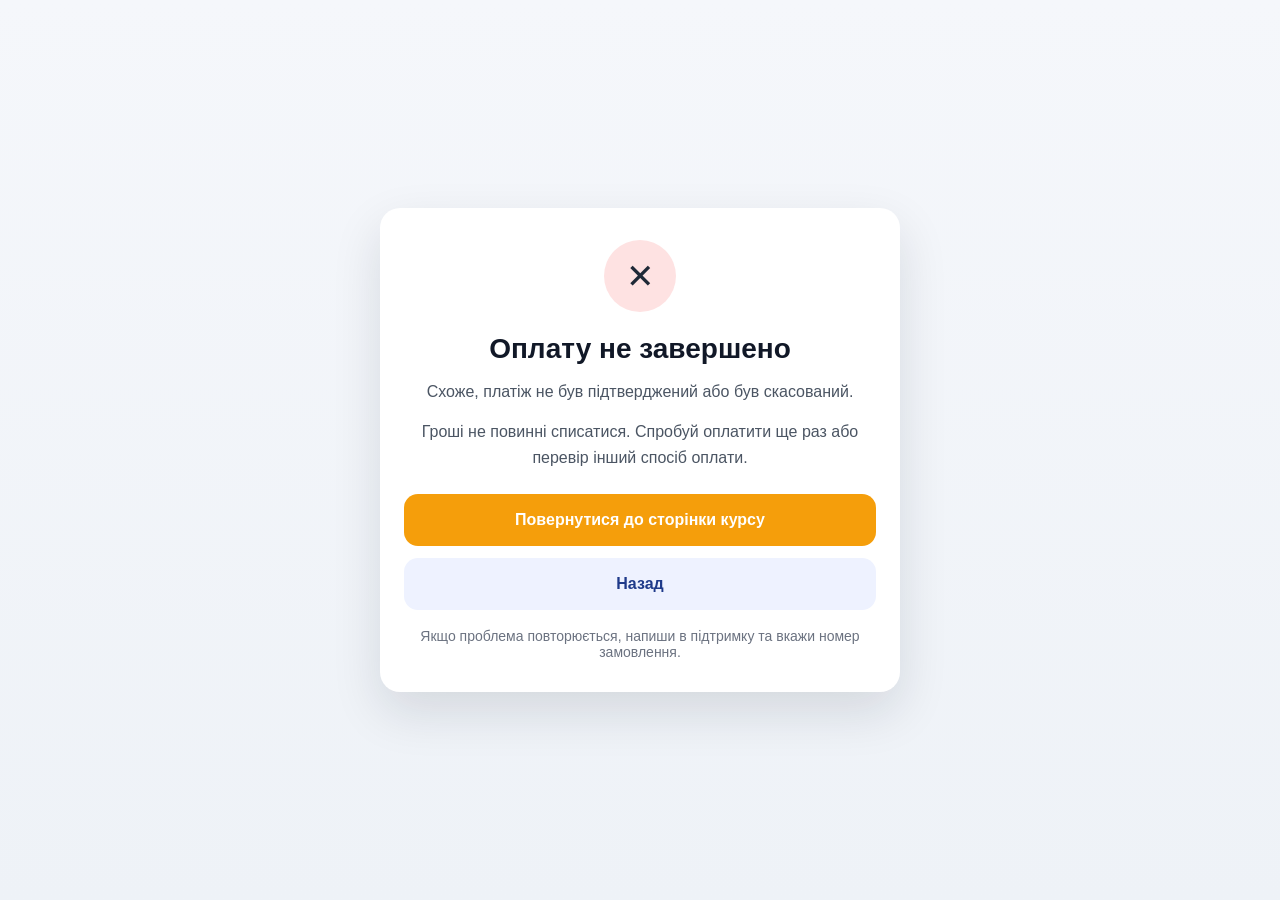
<file: docs/foot/payment-failed/index.html>
<!DOCTYPE html>
<html lang="uk">
<head>
  <meta charset="UTF-8" />
  <meta name="viewport" content="width=device-width, initial-scale=1.0" />
  <title>Оплату не завершено</title>
  <style>
    * {
      box-sizing: border-box;
    }

    body {
      margin: 0;
      font-family: -apple-system, BlinkMacSystemFont, "Segoe UI", Roboto, Arial, sans-serif;
      background: linear-gradient(180deg, #f5f7fb 0%, #eef2f7 100%);
      color: #1f2937;
      min-height: 100vh;
      display: flex;
      align-items: center;
      justify-content: center;
      padding: 24px;
    }

    .card {
      width: 100%;
      max-width: 520px;
      background: #ffffff;
      border-radius: 20px;
      box-shadow: 0 20px 50px rgba(15, 23, 42, 0.12);
      padding: 32px 24px;
      text-align: center;
    }

    .icon {
      width: 72px;
      height: 72px;
      margin: 0 auto 20px;
      border-radius: 50%;
      background: #fee2e2;
      display: flex;
      align-items: center;
      justify-content: center;
      font-size: 34px;
    }

    h1 {
      margin: 0 0 14px;
      font-size: 28px;
      line-height: 1.2;
      color: #111827;
    }

    p {
      margin: 0 0 14px;
      font-size: 16px;
      line-height: 1.6;
      color: #4b5563;
    }

    .order-box {
      margin: 22px 0;
      padding: 14px 16px;
      border-radius: 14px;
      background: #f9fafb;
      border: 1px solid #e5e7eb;
      font-size: 14px;
      color: #374151;
      word-break: break-word;
      display: none;
    }

    .actions {
      margin-top: 24px;
      display: flex;
      flex-direction: column;
      gap: 12px;
    }

    .btn {
      display: inline-flex;
      align-items: center;
      justify-content: center;
      min-height: 52px;
      border-radius: 14px;
      padding: 0 18px;
      text-decoration: none;
      font-weight: 600;
      font-size: 16px;
      transition: 0.2s ease;
      cursor: pointer;
      border: none;
    }

    .btn-primary {
      background: #f59e0b;
      color: #ffffff;
    }

    .btn-primary:hover {
      background: #ea8c00;
    }

    .btn-secondary {
      background: #eef2ff;
      color: #1e3a8a;
    }

    .btn-secondary:hover {
      background: #e0e7ff;
    }

    .note {
      margin-top: 18px;
      font-size: 14px;
      color: #6b7280;
    }

    @media (max-width: 480px) {
      .card {
        padding: 28px 18px;
      }

      h1 {
        font-size: 24px;
      }

      p {
        font-size: 15px;
      }
    }
  </style>
</head>
<body>
  <main class="card">
    <div class="icon">✕</div>

    <h1>Оплату не завершено</h1>

    <p>
      Схоже, платіж не був підтверджений або був скасований.
    </p>

    <p>
      Гроші не повинні списатися. Спробуй оплатити ще раз або перевір інший спосіб оплати.
    </p>

    <div class="order-box" id="orderBox"></div>

    <div class="actions">
      <a class="btn btn-primary" href="/foot/">
        Повернутися до сторінки курсу
      </a>

      <button class="btn btn-secondary" type="button" onclick="window.history.back()">
        Назад
      </button>
    </div>

    <div class="note">
      Якщо проблема повторюється, напиши в підтримку та вкажи номер замовлення.
    </div>
  </main>

  <script>
    (function () {
      const params = new URLSearchParams(window.location.search);
      const orderRef = params.get("order_ref");
      const box = document.getElementById("orderBox");

      if (orderRef) {
        box.style.display = "block";
        box.textContent = "Номер замовлення: " + orderRef;
      }
    })();
  </script>
</body>
</html>
</file>
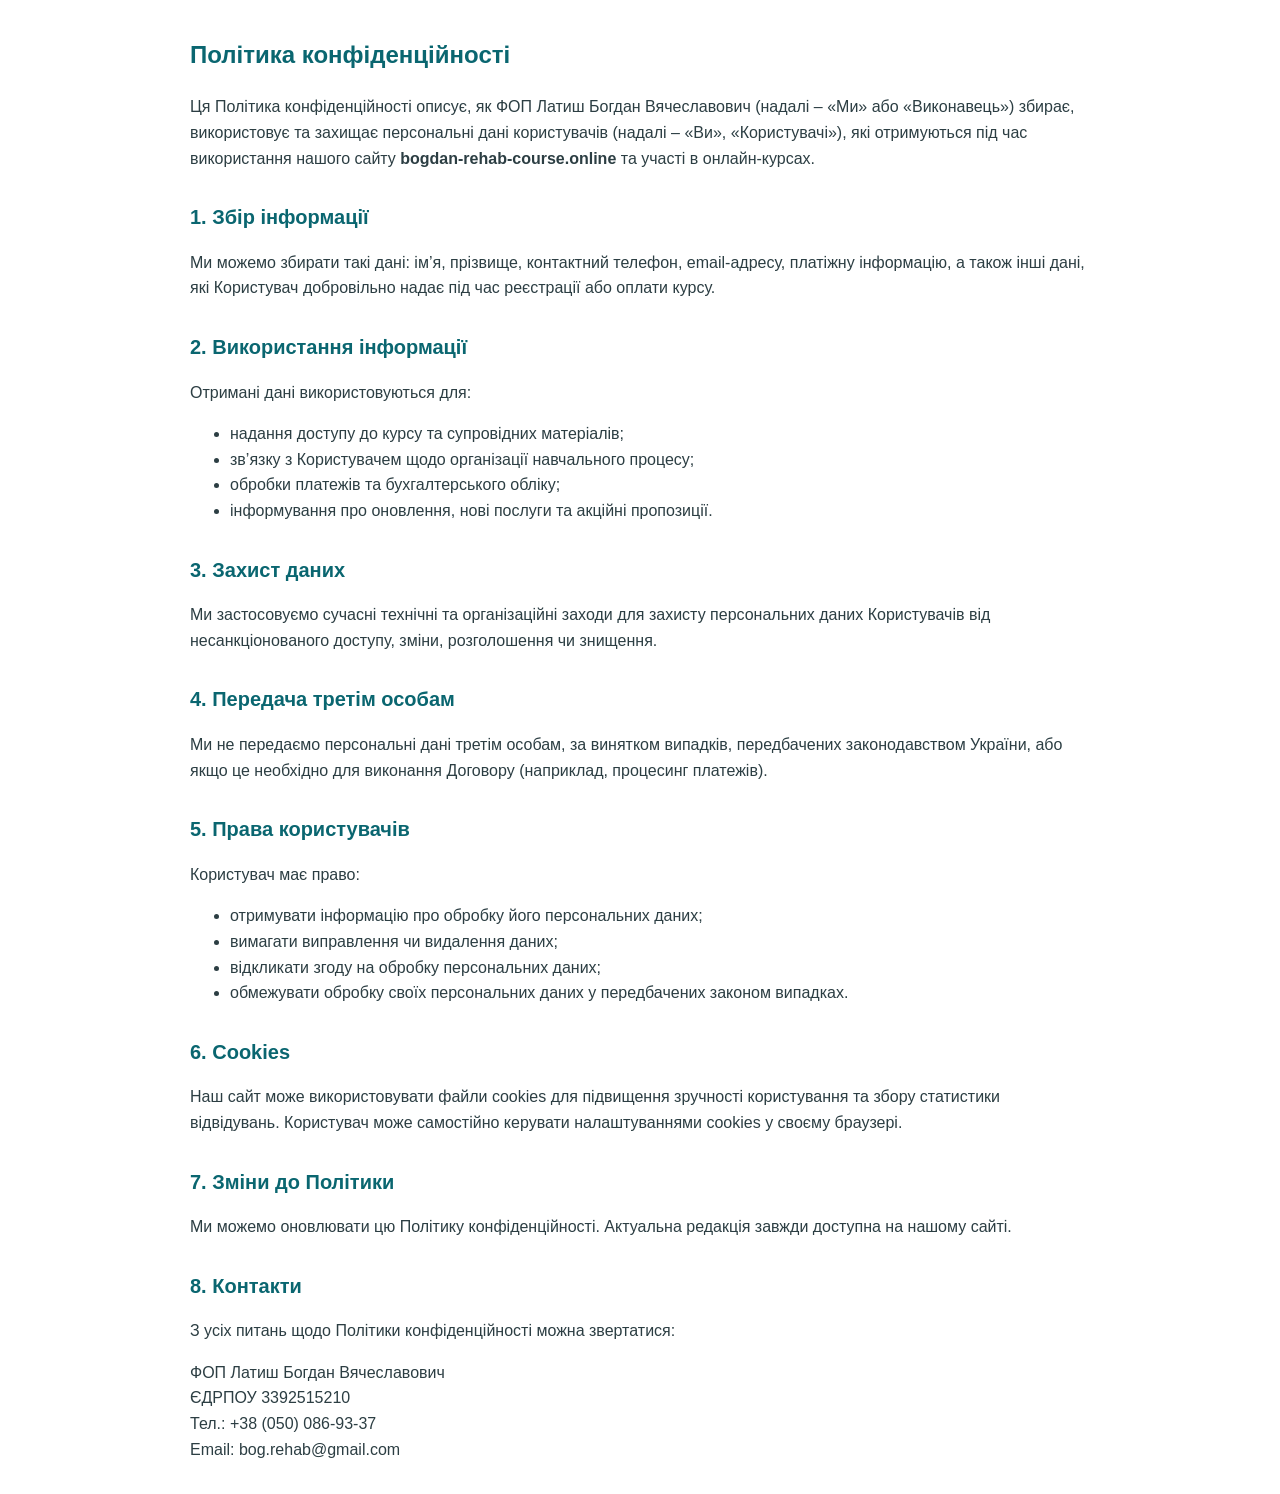
<file: docs/foot/privacy/index.html>
<!DOCTYPE html>
<html lang="uk">
<head>
  <meta charset="UTF-8">
  <meta name="viewport" content="width=device-width, initial-scale=1.0">
  <title>Політика конфіденційності</title>
  <style>
    body {
      font-family: Arial, sans-serif;
      line-height: 1.6;
      padding: 20px;
      max-width: 900px;
      margin: 0 auto;
      background: #fff;
      color: #2c3e43;
    }
    h1, h2 {
      color: #0A6670;
    }
    h1 { font-size: 24px; margin-bottom: 20px; }
    h2 { font-size: 20px; margin-top: 30px; }
    p { margin-bottom: 12px; }
  </style>
</head>
<body>

  <h1>Політика конфіденційності</h1>

  <p>Ця Політика конфіденційності описує, як ФОП Латиш Богдан Вячеславович (надалі – «Ми» або «Виконавець») збирає, використовує та захищає персональні дані користувачів (надалі – «Ви», «Користувачі»), які отримуються під час використання нашого сайту <strong>bogdan-rehab-course.online</strong> та участі в онлайн-курсах.</p>

  <h2>1. Збір інформації</h2>
  <p>Ми можемо збирати такі дані: ім’я, прізвище, контактний телефон, email-адресу, платіжну інформацію, а також інші дані, які Користувач добровільно надає під час реєстрації або оплати курсу.</p>

  <h2>2. Використання інформації</h2>
  <p>Отримані дані використовуються для:</p>
  <ul>
    <li>надання доступу до курсу та супровідних матеріалів;</li>
    <li>зв’язку з Користувачем щодо організації навчального процесу;</li>
    <li>обробки платежів та бухгалтерського обліку;</li>
    <li>інформування про оновлення, нові послуги та акційні пропозиції.</li>
  </ul>

  <h2>3. Захист даних</h2>
  <p>Ми застосовуємо сучасні технічні та організаційні заходи для захисту персональних даних Користувачів від несанкціонованого доступу, зміни, розголошення чи знищення.</p>

  <h2>4. Передача третім особам</h2>
  <p>Ми не передаємо персональні дані третім особам, за винятком випадків, передбачених законодавством України, або якщо це необхідно для виконання Договору (наприклад, процесинг платежів).</p>

  <h2>5. Права користувачів</h2>
  <p>Користувач має право:</p>
  <ul>
    <li>отримувати інформацію про обробку його персональних даних;</li>
    <li>вимагати виправлення чи видалення даних;</li>
    <li>відкликати згоду на обробку персональних даних;</li>
    <li>обмежувати обробку своїх персональних даних у передбачених законом випадках.</li>
  </ul>

  <h2>6. Cookies</h2>
  <p>Наш сайт може використовувати файли cookies для підвищення зручності користування та збору статистики відвідувань. Користувач може самостійно керувати налаштуваннями cookies у своєму браузері.</p>

  <h2>7. Зміни до Політики</h2>
  <p>Ми можемо оновлювати цю Політику конфіденційності. Актуальна редакція завжди доступна на нашому сайті.</p>

  <h2>8. Контакти</h2>
  <p>З усіх питань щодо Політики конфіденційності можна звертатися:</p>
  <p>ФОП Латиш Богдан Вячеславович<br>
  ЄДРПОУ 3392515210<br>
  Тел.: +38 (050) 086-93-37<br>
  Email: bog.rehab@gmail.com</p>

</body>
</html>
</file>
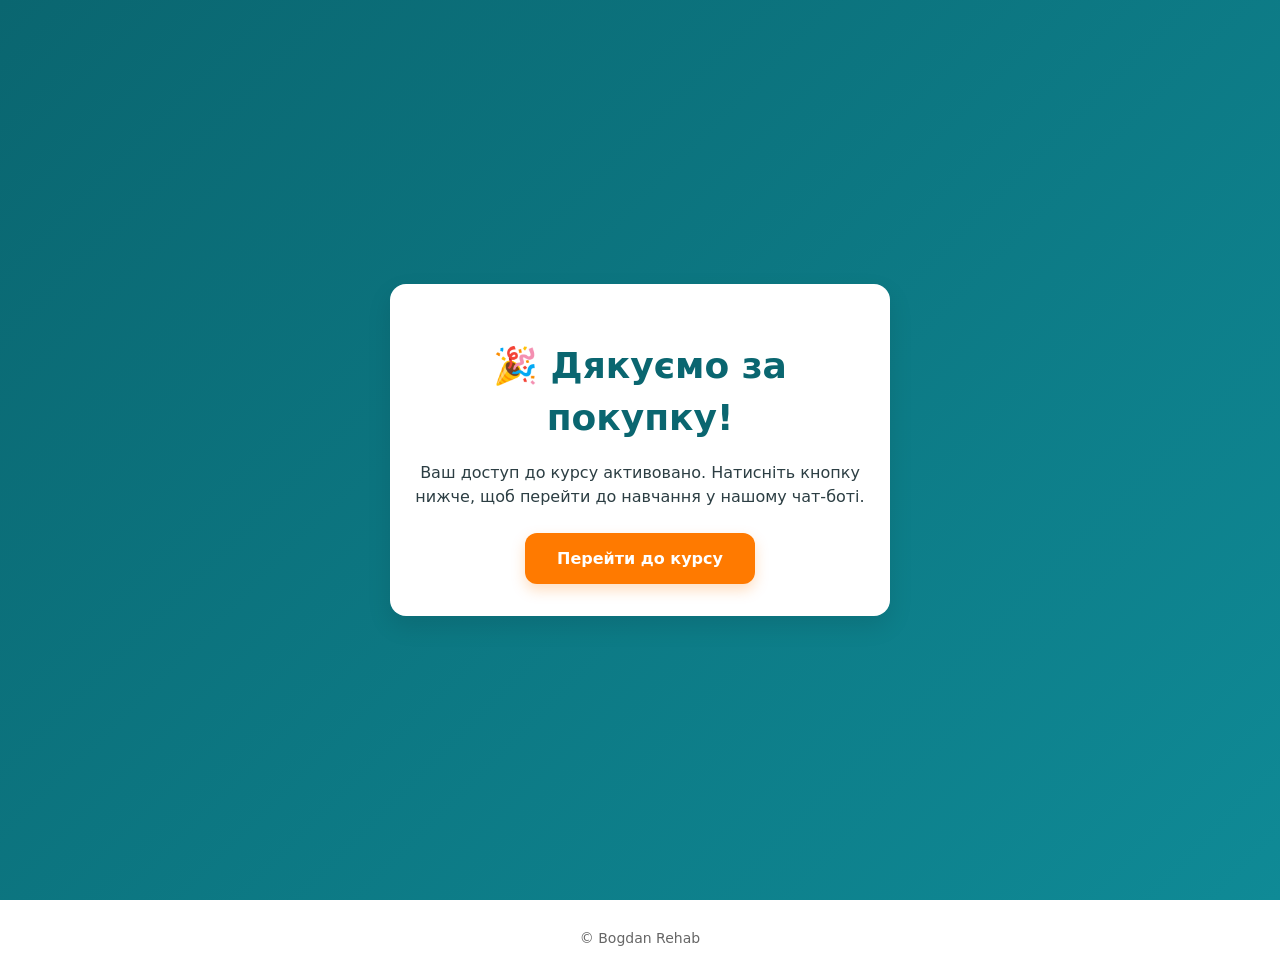
<file: docs/foot/thank-you/index.html>
<!doctype html>
<html lang="uk">
<head>
  <meta charset="utf-8" />
  <meta name="viewport" content="width=device-width, initial-scale=1" />
  <title>Дякуємо — Позбудься болю в стопі — всього 15 хв на день</title>
  <link rel="stylesheet" href="../../shared/css/base.css">
  <link rel="stylesheet" href="../foot.css">
  <script>
    window.APP_CONFIG = {
      landing_id: "rfoot-thank-you",
      pixel_key: "pixel_rfoot"
    };
    window.dataLayer = window.dataLayer || [];
    window.dataLayer.push({
      landing_id: window.APP_CONFIG.landing_id,
      pixel_key: window.APP_CONFIG.pixel_key
    });
  </script>
  <!-- Google Tag Manager -->
<script>(function(w,d,s,l,i){w[l]=w[l]||[];w[l].push({'gtm.start':
new Date().getTime(),event:'gtm.js'});var f=d.getElementsByTagName(s)[0],
j=d.createElement(s),dl=l!='dataLayer'?'&l='+l:'';j.async=true;j.src=
'https://www.googletagmanager.com/gtm.js?id='+i+dl;f.parentNode.insertBefore(j,f);
})(window,document,'script','dataLayer','GTM-WLRCGQ6M');</script>
<!-- End Google Tag Manager -->
</head>
<body>
  <!-- Google Tag Manager (noscript) -->
<noscript><iframe src="https://www.googletagmanager.com/ns.html?id=GTM-WLRCGQ6M"
height="0" width="0" style="display:none;visibility:hidden"></iframe></noscript>
<!-- End Google Tag Manager (noscript) -->
  <main class="thankyou">
    <div class="thankyou__box container">
      <h1 class="thankyou__title">🎉 Дякуємо за покупку!</h1>
      <p class="thankyou__text">
        Ваш доступ до курсу активовано.
        Натисніть кнопку нижче, щоб перейти до навчання у нашому чат-боті.
      </p>
      <a class="btn btn--primary" href="https://telegram.me/FootRehabBot?start=26fot">
        Перейти до курсу
      </a>
    </div>
  </main>
  <footer class="footer">© Bogdan Rehab</footer>
  <script>
(function () {
  var params = new URLSearchParams(window.location.search);
  var eventId = params.get("event_id");
  var orderRef = params.get("order_ref");
  var value = parseFloat(params.get("value")) || 0;
  var currency = params.get("currency") || "UAH";

  if (!eventId || !orderRef) return;

  // захист від повторного фаєру при F5
  var dedupKey = "meta_purchase_fired_" + orderRef;
  if (sessionStorage.getItem(dedupKey)) return;
  sessionStorage.setItem(dedupKey, "1");

  // пуш у dataLayer для GTM
  window.dataLayer = window.dataLayer || [];
  window.dataLayer.push({
    event: "meta_purchase",
    landing_id: window.APP_CONFIG?.landing_id || null,
    pixel_key: window.APP_CONFIG?.pixel_key || null,
    purchase: {
      event_id: eventId,
      order_ref: orderRef,
      value: value,
      currency: currency
    }
  });
})();
</script>
</body>
</html>
</file>
<file: docs/shared/css/base.css>
*{box-sizing:border-box}
html,body{margin:0;padding:0}
body{
  font-family: system-ui, -apple-system, Segoe UI, Roboto, Ubuntu, Cantarell, "Helvetica Neue", Arial, "Noto Sans";
  line-height:1.45; color:#0B2E31; background:#fff;
}
img{max-width:100%;display:block;height:auto}
.nowrap{white-space:nowrap}
.site-header{
  position:sticky; top:0; z-index:40; display:none; align-items:center; justify-content:center;
  height:64px; background:#fff; border-bottom:1px solid #eee;
}
.site-header .logo{display:block; height:36px}
.site-header img{height:36px}
.burger{
  position:absolute; left:16px; top:50%; transform:translateY(-50%);
  width:36px; height:28px; background:none; border:0; padding:0; cursor:pointer;
}
.burger span{display:block; height:3px; margin:5px 0; background:#0B6A73; border-radius:2px}
.btn{
  display:inline-block; text-decoration:none; text-align:center;
  padding:14px 22px; border-radius:10px; font-weight:700;
}
.btn--primary{ background:var(--c-orange); color:var(--c-white); box-shadow:0 6px 14px rgba(255,122,0,.25); }
.btn--primary:active{background:var(--c-orange-dark)}
.container{max-width:var(--container); margin:0 auto; padding:0 16px}
.footer{padding:28px 16px; text-align:center; color:#666; font-size:14px}

/* ===== COUNTDOWN ===== */
.bs-countdown{
  display:inline-flex; align-items:stretch; gap:8px;
  background:#0a6670; color:#fff; padding:10px 12px; border-radius:12px;
  font-feature-settings:"tnum" 1; /* моноцифри */
}
.bs-countdown-knee{
  display:inline-flex; align-items:stretch; gap:8px;
  color:#fff; padding:10px 12px; border-radius:12px;
  font-feature-settings:"tnum" 1; /* моноцифри */
}
.bs-countdown__item{
  display:flex; flex-direction:column; align-items:center; min-width:60px;
  background:rgba(255,255,255,.08); border-radius:10px; padding:6px 8px;
}
.bs-countdown__num{
  font-weight:800; font-size:22px; line-height:1; letter-spacing:.5px;
}
.bs-countdown__label{
  font-size:11px; opacity:.85; margin-top:4px;
}
.bs-countdown__sep{
  display:flex; align-items:center; justify-content:center;
  font-weight:700; opacity:.7; padding:0 2px;
}
@media (min-width:768px){
  .bs-countdown{ gap:10px; padding:12px 14px }
  .bs-countdown__item{ min-width:70px; padding:8px 10px }
  .bs-countdown__num{ font-size:26px }
}

/* ===== STICKY CTA (низ екрана) ===== */
.bs-sticky-cta{
  position:fixed; left:16px; right:16px; bottom:16px;
  z-index:60; display:flex; align-items:center; justify-content:center;
  padding:14px 18px; border-radius:12px;
  background:var(--c-orange,#FF7A00); color:#fff; text-decoration:none; font-weight:800;
  box-shadow:0 10px 24px rgba(0,0,0,.25);
  transform:translateY(calc(100% + 24px)); opacity:0; pointer-events:none;
  transition:transform .28s ease, opacity .28s ease;
  /* повага до safe-area на iOS */
  padding-bottom:calc(14px + env(safe-area-inset-bottom));
}
.bs-sticky-cta.is-visible{
  transform:translateY(0); opacity:1; pointer-events:auto;
}
@media (min-width:768px){
  .bs-sticky-cta{ left:50%; right:auto; transform:translate( -50%, calc(100% + 24px) ); width:clamp(280px,40vw,420px) }
  .bs-sticky-cta.is-visible{ transform:translate(-50%,0) }
}

/* ===== TOASTS (правий верхній кут) ===== */
.bs-toasts{
  position:fixed; top:16px; right:16px; z-index:70;
  display:flex; flex-direction:column; gap:10px;
}
.bs-toast{
  display:flex; align-items:flex-start; gap:10px;
  background:#111; color:#fff; border-radius:12px; padding:12px 14px; max-width:min(70vw, 300px);
  box-shadow:0 12px 30px rgba(0,0,0,.35);
  transform:translateY(-10px); opacity:0; animation:toast-in .25s ease forwards;
}
.bs-toast__avatar{
  width:36px; height:36px; border-radius:50%; background:#2a2a2a; flex:0 0 36px; overflow:hidden;
}
.bs-toast__title{ font-weight:800; margin:0 0 2px; font-size:14px }
.bs-toast__text{ margin:0; font-size:13px; opacity:.9 }
.bs-toast__time{ margin-left:auto; font-size:12px; opacity:.7; padding-left:8px }
@keyframes toast-in{ to{ transform:none; opacity:1 } }
@keyframes toast-out{ to{ transform:translateY(-10px); opacity:0 } }

/* ===== SECTIONS: варіації оформлення ===== */
.section{ padding:40px 0; position:relative; }
@media (min-width:768px){ .section{ padding:36px 0 } }
@media (min-width:1024px){ .section{ padding:44px 0 } }

/* Легкий бірюзовий тинт */
.section--tint{ background:#F6FAFA; }

/* Альтернативний фон: білий + тінь карток виразніша */
.section--alt{ background:#fff; }

/* Крапковий патерн (дуже делікатний) */
.section--pattern{
  background:
    radial-gradient(rgba(10,102,112,0.06) 1px, transparent 1px) 0 0/14px 14px,
    #fff;
}

/* Діагональний зріз вгорі або внизу */
.section--angled-top::before,
.section--angled-bottom::after{
  content:""; position:absolute; left:0; right:0; height:36px; z-index:1;
  background:linear-gradient( to bottom right, rgba(0,0,0,0.08), rgba(0,0,0,0.0) );
  opacity:.05; pointer-events:none;
}
.section--angled-top::before{ top:-18px; transform:skewY(-3deg); }
.section--angled-bottom::after{ bottom:-18px; transform:skewY(3deg); }

/* Хвиля-перемичка між секціями */
.bs-divider{ position:relative; height:26px; }
.bs-divider--wave{
  --wave: url("data:image/svg+xml,%3Csvg xmlns='http://www.w3.org/2000/svg' width='1200' height='60' viewBox='0 0 1200 60'%3E%3Cpath fill='%23F6FAFA' d='M0 0h1200v21c-119.9 27.5-284.8 41-497 15C475-13 267 33 0 21V0z'/%3E%3C/svg%3E");
  background: var(--wave) center/cover no-repeat;
}

/* Ліва акцентна смуга у секції */
.section--accent-edge::before{
  content:""; position:absolute; left:0; top:10px; bottom:10px; width:6px;
  background:linear-gradient(180deg, #0f8a96, #0A6670); border-radius:6px;
}

/* Уточнення типографіки заголовків секцій */
.section .h2-like,
.section h2{
  margin:0 0 35px;
  font-size:clamp(20px, 4.8vw, 28px);
  font-weight:800; color:#0B2E31;
}
</file>
<file: docs/foot/foot.css>
:root{
  --c-bg: #0A6670;
  --c-white: #ffffff;
  --c-text: #D6EEF1;
  --c-accent: #F0B429;
  --c-orange: #FF7A00;
  --c-orange-dark: #E66E00;
  --radius: 14px;
  --container: 1120px;
}

.pay-btn {
  position: relative;
  transition: opacity 0.2s ease, transform 0.2s ease;
}

.pay-btn:disabled,
.pay-btn.is-loading {
  cursor: not-allowed;
  opacity: 0.8;
}

.pay-btn.is-loading::after {
  content: "";
  width: 16px;
  height: 16px;
  margin-left: 10px;
  border: 2px solid currentColor;
  border-right-color: transparent;
  border-radius: 50%;
  display: inline-block;
  vertical-align: middle;
  animation: pay-btn-spin 0.7s linear infinite;
}

@keyframes pay-btn-spin {
  from {
    transform: rotate(0deg);
  }
  to {
    transform: rotate(360deg);
  }
}

/* foot.css — mobile-first hero */
.hero{
    /* max-width: fit-content; */
    background:var(--c-bg);
    color:var(--c-white);
    padding:16px 16px 28px;
    position: relative; }
.hero__grid {
  display: flex;
  align-items: center;   /* по вертикалі рівняємо */
  justify-content: space-between;
}
.hero__media{
    text-align: center;
    display: block;
    position: absolute;
    width: 57%;
    height: 46%;
    top: 2%;
    right: 0%;
    border-radius:var(--radius);
    overflow:hidden;
    margin:8px 0 16px;
    background:linear-gradient(135deg,#0f8a96,#0a6670);
    background-image: url(img/author-hero.webp);
    background-position: center;
    background-size: contain;
    background-repeat: no-repeat;
  }
.hero__media img {
  max-width: 106%; /* контроль розміру фото */
  height: auto;
}
/* На планшеті та вище — робимо 2 колонки */
@media (min-width: 768px) {
  .hero__grid {
    grid-template-columns: 1.2fr 1fr;
    align-items: center;
  }
  .hero__media {
    text-align: right;
  }
}
@media (min-width:768px){ .hero__media{ height:340px; } }
.hero__content{
    max-width:50%;
    flex: 1;
  }
.hero__title{
    margin:8px 0 12px;
    font-size:clamp(34px,6vw,36px);
    position: relative;
    z-index: 6;
    line-height:1.15;
    font-weight:800;
    color:var(--c-white);}

.hero__title .accent {color:var(--c-accent)}
.hero__subtitle{
    margin:0 0 10px;
    color:var(--c-text);
    font-size:14px;
    text-align: center;
  }
.hero__text{
    margin:0 0 14px;
    position: relative;
    z-index: 5;
    font-size:16px;
    color:var(--c-white);}
.hero__text .accent{
    color:var(--c-accent) !important;
    font-weight:700 }
.hero__price{
    margin:0 0 10px;
    font-size:16px; }
.price-now{
    color:var(--c-accent);
    font-weight:800 }
.price-old{
    opacity:.8;
    text-decoration:line-through;
    text-decoration-thickness:2px; }
.hero__bonus{
    margin:0 0 18px;
    font-size:15px;
    color:var(--c-text); }
.hero .btn{
    position: relative;
    width:100%;
    max-width:360px;
    font-size:18px }

.btn-fixed__discount {
  margin-left: 12px;
  position: absolute;
  top: 0;
  right: 0;
  background: #fff;
  color: #0A6670;
  border-radius: 10px;
  padding: 15px 10px;
  font-size: 16px;
  font-weight: bold;
  min-width: 60px;
  text-align: center;
}
/* ===== WHY (цей курс для тебе) ===== */
.forwho__grid {
  display: grid;
  gap: 20px;
  grid-template-columns: 1fr;
}

.forwho__card {
  background: #fff;
  border-radius: 14px;
  overflow: hidden;
  box-shadow: 0 4px 14px rgba(0,0,0,.08);
  transition: transform .3s;
}
.forwho__card:hover {
  transform: translateY(-4px);
}
.forwho__img {
  width: 100%;
  display: block;
  height: 180px;
  object-fit: cover;
}
.forwho__title {
  font-size: 18px;
  font-weight: 700;
  margin: 12px 16px 6px;
  color: #0A6670;
}
.forwho__text {
  font-size: 15px;
  color: #375559;
  margin: 0 16px 16px;
}

/* на планшеті 2 колонки */
@media (min-width: 768px) {
  .forwho__grid {
    grid-template-columns: 1fr 1fr;
  }
}
.forwho__alert {
  margin:16px 0;
  padding:12px 16px;
  background:#fff3f3;
  border:1px solid #e53935;
  border-radius:8px;
  font-weight:600;
  color:#b73232;
}

/* ===== RESULTS ===== */
.bs-results{ padding:28px 0 }
.bs-result{ box-shadow:0 6px 18px rgba(10,102,112,.06); }
.bs-results__title{
    margin:0 0 16px;
    font-size:clamp(20px, 4.8vw, 28px);
    font-weight:800; color:#0B2E31;
}
.bs-results__grid{
    list-style:none; margin:0; padding:0;
    display:grid; gap:12px;
}
.bs-result{
    background:#F6FAFA; border:1px solid #E0EFEF; border-radius:14px;
    padding:14px; display:grid; grid-template-columns:auto 1fr; column-gap:12px; row-gap:6px;
}
.bs-result__icon{
    grid-row:1 / span 2;
    width:42px; height:42px; border-radius:10px;
    display:flex; align-items:center; justify-content:center;
    color:#ffffff; background:linear-gradient(135deg,#0f8a96,#0A6670);
    box-shadow:0 6px 14px rgba(10,102,112,.25);
}
.bs-result__h{
    margin:0; font-size:16px; font-weight:800; color:#0B2E31; line-height:1.25;
}
.bs-result__p{
    margin:0; font-size:14px; color:#375559;
}

@media (min-width:768px){
    .bs-results{ padding:36px 0 }
    .bs-results__grid{ grid-template-columns:1fr 1fr; gap:14px }
    .bs-result{ padding:16px; }
    .bs-result__h{ font-size:17px }
    .bs-result__p{ font-size:15px }
}

@media (min-width:1024px){
    .bs-results{ padding:44px 0 }
    .bs-results__grid{ grid-template-columns:1fr 1fr 1fr; gap:16px }
    .bs-result{ padding:18px }
    .bs-result__h{ font-size:18px }
}

/* ===== INSIDE (що всередині курсу) ===== */
.bs-inside{
    padding:28px 0;
    background:#fff; }
.bs-inside__title{
    margin:0 0 18px;
    font-size:clamp(20px, 4.8vw, 28px);
    font-weight:800; color:#0B2E31;
}
.bs-inside__list{
    list-style:none; margin:0; padding:0;
    display:grid; gap:14px;
}
.bs-inside__item{
    background:#F6FAFA; border:1px solid #E0EFEF; border-radius:14px;
    padding:16px 14px;
}
/* .bs-inside__item{
    background:#fff;
    border:1px solid #E0EFEF;
    box-shadow:0 8px 20px rgba(11,46,49,.05);
} */
.bs-inside__h{
    margin:0 0 6px;
    font-size:16px; font-weight:800; color:#0B2E31;
}
.bs-inside__p{
    margin:0;
    font-size:14px; color:#375559;
}

@media (min-width:768px){
    .bs-inside{ padding:36px 0; }
    .bs-inside__list{ grid-template-columns:1fr 1fr; gap:16px; }
    .bs-inside__h{ font-size:17px }
    .bs-inside__p{ font-size:15px }
}

@media (min-width:1024px){
    .bs-inside{ padding:44px 0; }
    .bs-inside__list{ gap:18px; }
    .bs-inside__h{ font-size:18px }
}

/* ===== AUTHOR ===== */
.bs-author__grid{
  display:grid; gap:18px; align-items:center;
}
.bs-author__media{ max-width: 100%; margin: 0 0 25px; }
.bs-author__img{
  border-radius:16px;
  box-shadow:0 12px 28px rgba(11,46,49,.15);
  width:100%; height:auto; display:block; object-fit:cover;
}
.bs-author__content{ font-size:15px; color:#375559; }
.bs-author__title{
  margin:0 0 14px; font-size:clamp(20px, 4.8vw, 28px); font-weight:800; color:#0B2E31;
}
.bs-author__intro{ margin:0 0 12px; font-size:15px; line-height:1.5; }
.bs-author__list{
  margin:0 0 14px; padding:0 0 0 20px; font-size:15px;
}
.bs-author__list .accent {color: var(--c-orange);}
.bs-author__list li{ margin-bottom:6px; }
.bs-author__outro{ margin:0; font-size:15px; }
.bs-author__outro .accent{color: var(--c-orange);}

@media (min-width:768px){
  /* .bs-author__grid{ grid-template-columns:1fr 2fr; gap:28px; } */
  .bs-author__content{ font-size:16px; }
  .bs-author__list{ font-size:16px; }
  .bs-author__intro, .bs-author__outro{ font-size:16px; }
  .bs-author__img{width:50%; height:50%; display:block; object-fit:cover;}
}

@media (min-width:1024px){
  /* .bs-author__grid{ grid-template-columns:1fr 1.5fr; gap:40px; } */
  .bs-author__title{ font-size:32px; }
}

/* ===== PRICING ===== */
.bs-pricing{ text-align:center; }
.bs-pricing__grid{ max-width:640px; margin:0 auto; }
.bs-pricing__title{
  margin:0 0 10px;
  font-size:clamp(22px, 5vw, 32px);
  font-weight:800; color:#0B2E31;
}
.bs-pricing__subtitle{
  margin:0 0 14px;
  font-size:16px; color:#375559; font-weight:500;
}
.bs-pricing__prices{
  display:flex; justify-content:center; align-items:baseline;
  gap:12px; margin:0 0 16px;
}
.bs-pricing__now{
  font-size:clamp(26px,6vw,36px);
  font-weight:800; color:#F0B429;
}
.bs-pricing__old{
  font-size:18px; text-decoration:line-through;
  opacity:.7; color:#375559;
}
.bs-pricing__cta{
  display:block; width:100%; max-width:360px;
  margin:20px auto 12px;
  font-size:18px;
}
.bs-pricing__note{
  margin:0; font-size:13px; color:#375559; opacity:.8;
}

/* ===== FAQ ===== */
.bs-faq__title{
  margin:0 0 16px;
  font-size:clamp(20px, 4.8vw, 28px);
  font-weight:800; color:#0B2E31;
}
.bs-faq__list{ display:grid; gap:10px; }
.bs-faq__item{
  background:#fff; border:1px solid #E0EFEF; border-radius:14px;
  box-shadow:0 8px 20px rgba(11,46,49,.05);
  overflow:hidden;
}
.bs-faq__q{
  width:100%; text-align:left; padding:14px 44px 14px 14px;
  font-size:15px; font-weight:700; color:#0B2E31; background:#fff; border:0; cursor:pointer;
  position:relative;
}
.bs-faq__chev{
  position:absolute; right:12px; top:50%; transform:translateY(-50%) rotate(0deg);
  width:22px; height:22px; border-radius:6px; background:linear-gradient(135deg,#0f8a96,#0A6670);
}
.bs-faq__q[aria-expanded="true"] .bs-faq__chev{ transform:translateY(-50%) rotate(90deg); }
.bs-faq__a{
  height:0; overflow:hidden; transition:height .24s ease;
  /* щоб була тінь у відповіді */
  background:linear-gradient(#fff,#fff);
}
.bs-faq__a-inner{ padding:0 14px 14px; color:#375559; font-size:14px; }

@media (min-width:768px){
  .bs-faq__q{ font-size:16px; padding:16px 48px 16px 18px; }
  .bs-faq__a-inner{ font-size:15px; padding:0 18px 18px; }
}

/* ===== TRUST / GUARANTEE ===== */
.bs-trust__card{
  background:#fff;
  border:1px solid #DDEBEB;
  border-radius:16px;
  box-shadow:0 10px 26px rgba(11,46,49,.06);
  padding:16px;
  display:grid; grid-template-columns:auto 1fr; gap:12px;
}
.bs-trust__icon{
  width:48px; height:48px; border-radius:12px;
  display:flex; align-items:center; justify-content:center;
  color:#0A6670; background:linear-gradient(135deg,#e8f6f6,#d6eeee);
  box-shadow:inset 0 0 0 1px #E0EFEF;
}
.bs-trust__title{
  margin:0 0 6px;
  font-size:clamp(20px, 4.8vw, 28px);
  font-weight:800; color:#0B2E31;
}
.bs-trust__lead{
  margin:0 0 10px; color:#375559; font-size:15px;
}
.bs-trust__list{
  margin:0 0 12px; padding:0; list-style:none; display:grid; gap:8px;
}
.bs-trust__list li{
  position:relative; padding-left:26px; color:#375559; font-size:14px;
}
.bs-trust__list li::before{
  content:""; position:absolute; left:0; top:6px;
  width:14px; height:14px; border-radius:50%;
  background:linear-gradient(135deg,#0f8a96,#0A6670);
  box-shadow:0 0 0 3px #EAF5F5 inset;
}
.bs-trust__note{
  margin:0 0 14px; color:#59797d; font-size:13px; opacity:.9;
}
.bs-trust__cta{
  width:100%; max-width:360px; margin-top:4px; font-size:18px;
}

@media (min-width:768px){
  .bs-trust__card{ padding:20px; gap:16px; }
  .bs-trust__lead{ font-size:16px }
  .bs-trust__list li{ font-size:15px }
}
@media (min-width:1024px){
  .bs-trust__card{ padding:24px; gap:18px; }
  .bs-trust__title{ font-size:32px }
}

/* ===== REVIEWS ===== */
/* Блок */
.reviews { padding: 56px 0; background:#F8FAFB; }
.reviews .section__title { text-align:center; margin-bottom:18px; }

/* Карусель */
.rv-carousel { position:relative; max-width:920px; margin:0 auto; }
.rv-viewport { overflow:hidden; border-radius:16px;  padding:0;
  border:0;  box-shadow:0 8px 20px rgba(0,0,0,.08); background:#fff; }
/* RESET треку: важливо! */
.rv-track{
  display:flex;
  transition:transform .4s ease;
  /* ось ці три рядки — причина більшості “з’їздів”: */
  list-style:none;
  padding:0;
  margin:0;

  gap:0;            /* без проміжків між слайдами */
}
.rv-slide{
  flex:0 0 100%;    /* рівно ширина в’юпорта */
  max-width:100%;
}
.rv-slide img{
  display:block;
  width:100%;
  height:auto;
}

/* Стрілки */
.rv-nav {
  position:absolute; top:50%; transform:translateY(-50%);
  background:#0A6670; color:#fff; border:none;
  width:40px; height:40px; border-radius:50%; cursor:pointer;
  font-size:22px; line-height:40px;
  display:flex; align-items:center; justify-content:center;
  box-shadow:0 6px 14px rgba(0,0,0,.18);
  opacity:.9; z-index:2;
}
.rv-prev { left:8px; }
.rv-next { right:8px; }
.rv-nav:disabled { opacity:.4; cursor:default; }

@media (min-width:768px){
  .rv-carousel { position:relative; max-width:50%; margin:0 auto; }
}


/* Toast: хто приєднався */
.bs-toast {
  position: fixed; right: 16px; top: 16px;
  background: #0A6670; color: #fff;
  padding: 12px 14px; border-radius: 12px;
  box-shadow: 0 12px 24px rgba(0,0,0,.2);
  display: grid; gap: 4px; z-index: 9999;
  transform: translateY(18px); opacity: 0; transition: .28s ease;
  font-size: 14px; line-height: 1.25;
}
.bs-toast.is-visible { transform: translateY(0); opacity: 1; }
.bs-toast strong { font-weight: 800; }
.bs-toast small { opacity: .9; font-size: 12px; }

.section--dark{background:#0A6670;color:#fff;padding:48px 0}
.section__title--light{color:#fff;margin-bottom:20px}

/* Фон секції + заголовок */
.section--dark{background:#0A6670;color:#fff;padding:48px 0}
.section__title--light{
  color:#fff !important;
  margin-bottom:16px}

/* ===== TIMELINE (grid: rail + card) ===== */
.timeline{
  display:grid;
  gap:16px;
  margin-bottom: 20px;
}
.timeline__row{
  display:grid; grid-template-columns:32px 1fr; align-items:stretch; gap:12px;
}
/* Ліва колонка (рейка) — в ній і лінія, і крапка */
.timeline__rail{position:relative}
.timeline__rail::before{ /* вертикальна лінія в межах РЯДКА */
  content:""; position:absolute; left:50%; transform:translateX(-50%);
  top:0; bottom:-16px; width:2px; background:rgba(255,255,255,.75);
}
.timeline__rail::after{  /* крапка по центру рядка */
  content:""; position:absolute; left:50%; top:50%; transform:translate(-50%,-50%);
  width:16px; height:16px; border-radius:50%;
  background:#0A6670; box-shadow:0 0 0 3px #8CD2CF, 0 0 0 6px rgba(255,255,255,.35);
}
/* у першого рядка лінія тільки вниз */
.timeline__row.is-first .timeline__rail::before{ top:50%; }
/* у останнього — тільки вгору */
.timeline__row.is-last .timeline__rail::before{ bottom:50%; }

/* Права колонка — картка */
.timeline__card{
  background:#fff; color:#2c3e43; border-radius:16px;
  box-shadow:0 8px 20px rgba(0,0,0,.14); overflow:hidden;
}
.timeline__body{padding:16px;}

/* Теги */
.tag{display:inline-block;background:#E8F6F7;color:#0A6670;font-weight:800;
  padding:6px 10px;border-radius:999px;font-size:12px;margin-bottom:8px}
.tag--stage{background:#E8F6F7;color:#0A6670} /* без рамок, щоб текст не ламався */
.test__p{
  margin: 0 !important;
}
/* Акордеон: плюс → мінус */
.is-accordion{overflow:hidden}
.timeline__summary{
  display:flex; align-items:center; gap:10px; padding:14px 16px; cursor:pointer; list-style:none;
}
.timeline__summary::-webkit-details-marker{display:none}
.summary__hint{font-size:13px;color:#376e72;opacity:.9}
.toggler{margin-left:auto; position:relative; width:16px; height:16px; flex:0 0 16px}
.toggler::before,.toggler::after{
  content:""; position:absolute; left:0; right:0; top:50%; transform:translateY(-50%);
  height:2px; background:#0A6670; border-radius:2px;
}
.toggler::after{ transform:translateY(-50%) rotate(90deg); }
.is-accordion[open] .toggler::after{ opacity:0; } /* мінус у відкритому стані */
.timeline__panel{padding:0 16px 16px}
.days{margin:8px 0 0; padding-left:18px}
.days li{margin:8px 0; line-height:1.5}
.days li strong{color:#0A6670}

/* CTA */
.is-cta{margin-top:20px; text-align:center; position: relative;}
.btn.btn--primary{font-weight:800; border-radius:12px; padding:14px 22px}


/* Адаптив: трохи ширші відступи на tablet/desktop */
@media (min-width:480px){
  .timeline__row{grid-template-columns:36px 1fr}
}
@media (min-width:768px){
  .timeline__row{grid-template-columns:42px 1fr}
  .timeline__summary{padding:16px 20px}
  .timeline__body{padding:18px 20px}
}




/* ---------- 2) Кнопки: до 480 — повна ширина, далі — по центру, авто ---------- */
.btn{
  min-height:48px;
}
@media (max-width:480px){
  .btn{
    width:100%;
    display:block;
  }
}
/* від 481px: центруємо і не розтягуємо */
@media (min-width:481px){
  .btn{
    width:380px;
    /* display:inline-flex; */
  }}


/* ---------- 4) FAQ: плюс/мінус замість «квадратиків» ---------- */
/* Ховаємо попередню «квадратну» іконку */
.bs-faq__chev{ display:none !important; }

/* Малюємо плюсик псевдоелементами на самому тригері */
.bs-faq__q{
  position:relative;
  padding-right:48px; /* місце під плюс/мінус */
}
.bs-faq__q::before,
.bs-faq__q::after{
  content:"";
  position:absolute;
  right:16px;
  top:50%;
  transform:translateY(-50%);
  width:18px; height:2px;
  background:#0A6670;
  border-radius:2px;
}
/* вертикальна риска — утворює «+» */
.bs-faq__q::after{
  transform:translateY(-50%) rotate(90deg);
}

/* коли відкрито (твій JS ставить aria-expanded="true") — залишається «мінус» */
.bs-faq__q[aria-expanded="true"]::after{ opacity:0; }

/* трохи більше читабельності відповіді */
.bs-faq__a-inner{
  line-height:1.55;
  font-size:15px;
}
@media (min-width:768px){
  .bs-faq__a-inner{ font-size:16px; }
}

/* ---------- 5) Дрібні корекції сумісності ---------- */
/* Щоб картинки ніколи не вилазили */
img{ max-width:100%; height:auto; }
/* На дуже вузьких екранах у Hero не даємо тексту злипатися з фото */
@media (max-width:360px){
  .hero__grid{ gap:12px; }
}

.thankyou {
  display:flex;
  align-items:center;
  justify-content:center;
  min-height:100vh;
  background: linear-gradient(135deg, #0A6670, #0f8a96);
  color:#fff;
  text-align:center;
  padding:20px;
}
.thankyou__box {
  background:#fff;
  color:#2c3e43;
  border-radius:16px;
  padding:32px 24px;
  max-width:500px;
  width:100%;
  box-shadow:0 10px 25px rgba(0,0,0,.1);
}
.thankyou__title {
  font-size:clamp(24px, 5vw, 36px);
  margin-bottom:16px;
  color:#0A6670;
}
.thankyou__text {
  margin-bottom:24px;
  font-size:16px;
  line-height:1.5;
}
.thankyou .btn {
  width:100%;
}
@media (min-width:481px){
  .thankyou .btn { width:auto; padding:14px 32px; }
}


.bs-sticky-cta {
  position: fixed;
  left: 16px;
  right: 16px;
  bottom: 16px;
  z-index: 9999;

  display: block;
  width: calc(100% - 32px);
  max-width: 480px;
  margin: 0 auto;

  padding: 14px 18px;
  border: 0;
  border-radius: 14px;
  background: #FF7A00;
  color: #fff;
  font-size: 16px;
  font-weight: 800;
  text-align: center;
  box-shadow: 0 10px 30px rgba(0,0,0,.22);
}

@media (min-width: 768px) {
  .bs-sticky-cta {
    left: 50%;
    right: auto;
    transform: translateX(-50%);
    width: 420px;
  }
}

/* ===== V2: persuasion blocks ===== */
.bs-kicker{
  display:inline-flex;
  align-items:center;
  width:fit-content;
  margin:0 0 10px;
  padding:6px 10px;
  border-radius:999px;
  background:#E7F4F4;
  color:#0A6670;
  font-size:12px;
  font-weight:800;
  letter-spacing:.02em;
}

.bs-why-system{ overflow:hidden; }
.bs-why-system__header{ max-width:820px; }
.bs-why-system__title,
.bs-route__title{
  margin:0 0 12px !important;
  color:#0B2E31;
  font-size:clamp(24px,5vw,34px) !important;
  line-height:1.16;
  font-weight:800;
}
.bs-why-system__lead,
.bs-route__intro p{
  margin:0;
  color:#375559;
  font-size:15px;
  line-height:1.65;
}
.bs-why-system__compare{
  display:grid;
  grid-template-columns:1fr;
  gap:12px;
  margin-top:20px;
}
.bs-why-card{
  border-radius:16px;
  padding:18px;
  border:1px solid #DCEBEB;
  box-shadow:0 8px 22px rgba(11,46,49,.06);
}
.bs-why-card--muted{ background:#fff; }
.bs-why-card--accent{
  background:linear-gradient(145deg,#0A6670,#0F7D87);
  border-color:transparent;
  color:#fff;
}
.bs-why-card__label{
  display:block;
  margin-bottom:7px;
  color:#6B8588;
  font-size:12px;
  font-weight:800;
  text-transform:uppercase;
  letter-spacing:.04em;
}
.bs-why-card--accent .bs-why-card__label{ color:#D6EEF1; }
.bs-why-card h3{
  margin:0 0 8px;
  color:#0B2E31;
  font-size:18px;
  line-height:1.3;
}
.bs-why-card--accent h3{ color:#fff; }
.bs-why-card p{
  margin:0;
  color:#375559;
  font-size:14px;
  line-height:1.55;
}
.bs-why-card--accent p{ color:#E8F6F7; }
.bs-why-system__path{
  display:flex;
  flex-wrap:wrap;
  align-items:center;
  gap:8px;
  margin:18px 0 0;
}
.bs-why-system__path span{
  padding:8px 11px;
  border:1px solid #D7EAEA;
  border-radius:10px;
  background:#fff;
  color:#0A6670;
  font-size:13px;
  font-weight:800;
  box-shadow:0 4px 12px rgba(10,102,112,.05);
}
.bs-why-system__path b{ color:#F0B429; font-size:18px; }
.bs-why-system__conclusion{
  margin:18px 0 0;
  padding:15px 16px;
  border-left:4px solid #F0B429;
  border-radius:0 12px 12px 0;
  background:#fff;
  color:#375559;
  font-size:15px;
  line-height:1.55;
  box-shadow:0 6px 18px rgba(10,102,112,.05);
}
.bs-why-system__conclusion strong{ color:#0B2E31; }

.results__proof-note{
  max-width:760px;
  margin:-4px 0 16px;
  color:#6B8588;
  font-size:12px;
  line-height:1.45;
}

.bs-route{ background:#fff; }
.bs-route__card{
  padding:20px 16px;
  border:1px solid #DDEBEB;
  border-radius:18px;
  background:#fff;
  box-shadow:0 12px 30px rgba(11,46,49,.07);
}
.bs-route__intro{ max-width:820px; }
.bs-route__grid{
  display:grid;
  grid-template-columns:1fr;
  gap:10px;
  margin-top:20px;
}
.bs-route__item{
  display:grid;
  grid-template-columns:42px 1fr;
  gap:12px;
  align-items:start;
  padding:14px;
  border-radius:14px;
  background:#F6FAFA;
  border:1px solid #E0EFEF;
}
.bs-route__item > span{
  display:flex;
  align-items:center;
  justify-content:center;
  width:42px;
  height:42px;
  border-radius:11px;
  background:linear-gradient(135deg,#0F8A96,#0A6670);
  color:#fff;
  font-size:13px;
  font-weight:800;
  box-shadow:0 6px 14px rgba(10,102,112,.2);
}
.bs-route__item h3{
  margin:0 0 4px;
  color:#0B2E31;
  font-size:16px;
}
.bs-route__item p{
  margin:0;
  color:#375559;
  font-size:14px;
  line-height:1.5;
}
.bs-route__bottom{
  display:grid;
  gap:4px;
  margin-top:14px;
  padding:16px;
  border-radius:14px;
  background:#0A6670;
  color:#fff;
}
.bs-route__bottom strong{ font-size:15px; line-height:1.45; }
.bs-route__bottom span{ color:#D6EEF1; font-size:14px; line-height:1.5; }

@media (min-width:768px){
  .bs-why-system__lead,
  .bs-route__intro p{ font-size:16px; }
  .bs-why-system__compare{ grid-template-columns:1fr 1fr; gap:16px; }
  .bs-why-card{ padding:22px; }
  .bs-why-card h3{ font-size:20px; }
  .bs-why-card p{ font-size:15px; }
  .bs-route__card{ padding:26px; }
  .bs-route__grid{ grid-template-columns:1fr 1fr; gap:14px; }
  .bs-route__item{ padding:16px; }
  .bs-route__item h3{ font-size:17px; }
  .bs-route__item p{ font-size:15px; }
  .bs-route__bottom{ padding:18px 20px; }
}


/* ========================================
   WHY TREATMENT
   Чому звичайного лікування недостатньо
======================================== */

.foot-treatment {
  background: #F6FAFA;
  padding: 40px 0;
}

.foot-treatment__head {
  max-width: 820px;
  margin: 0 auto 22px;
  text-align: center;
}

.foot-treatment__kicker {
  display: inline-block;
  margin-bottom: 8px;
  padding: 6px 12px;
  border-radius: 999px;
  background: #E7F5F5;
  color: #0A6670;
  font-size: 13px;
  font-weight: 800;
}

.foot-treatment__title {
  margin: 0 0 14px !important;
  color: #0B2E31;
  font-size: clamp(22px, 4.8vw, 30px);
  line-height: 1.2;
  font-weight: 800;
}

.foot-treatment__text {
  max-width: 760px;
  margin: 0 auto 12px;
  color: #375559;
  font-size: 15px;
  line-height: 1.6;
}

.foot-treatment__accent {
  max-width: 760px;
  margin: 0 auto;
  color: #0A6670;
  font-size: 15px;
  line-height: 1.55;
  font-weight: 700;
}

.foot-treatment__stages {
  display: grid;
  grid-template-columns: 1fr;
  gap: 12px;
  max-width: 900px;
  margin: 22px auto 0;
}

.foot-treatment__stage {
  display: grid;
  grid-template-columns: 44px 1fr;
  gap: 12px;
  align-items: flex-start;

  padding: 16px;

  background: #FFFFFF;
  border: 1px solid #DCECEC;
  border-radius: 14px;

  box-shadow: 0 6px 18px rgba(10, 102, 112, 0.06);
}

.foot-treatment__stage--accent {
  border-color: #BBDDDD;
  background: linear-gradient(
    135deg,
    #FFFFFF 0%,
    #F1FAFA 100%
  );
}

.foot-treatment__number {
  display: flex;
  align-items: center;
  justify-content: center;

  width: 44px;
  height: 44px;

  border-radius: 12px;

  background: linear-gradient(
    135deg,
    #0F8A96,
    #0A6670
  );

  color: #FFFFFF;
  font-size: 20px;
  font-weight: 800;

  box-shadow: 0 6px 14px rgba(10, 102, 112, 0.2);
}

.foot-treatment__label {
  display: block;
  margin-bottom: 3px;

  color: #0A6670;
  font-size: 12px;
  font-weight: 800;
  text-transform: uppercase;
  letter-spacing: 0.04em;
}

.foot-treatment__stage-title {
  margin: 0 0 5px;

  color: #0B2E31;
  font-size: 17px;
  line-height: 1.3;
  font-weight: 800;
}

.foot-treatment__stage p {
  margin: 0;

  color: #375559;
  font-size: 14px;
  line-height: 1.5;
}

@media (min-width: 768px) {
  .foot-treatment {
    padding: 44px 0;
  }

  .foot-treatment__stages {
    grid-template-columns: 1fr 1fr;
    gap: 16px;
  }

  .foot-treatment__stage {
    padding: 18px;
  }

  .foot-treatment__text,
  .foot-treatment__accent {
    font-size: 16px;
  }

  .foot-treatment__stage-title {
    font-size: 18px;
  }

  .foot-treatment__stage p {
    font-size: 15px;
  }
}


/* ========================================
   PROGRAM VS RANDOM EXERCISES
======================================== */

.foot-program-compare {
  background:
    radial-gradient(
      rgba(10, 102, 112, 0.055) 1px,
      transparent 1px
    ) 0 0 / 14px 14px,
    #FFFFFF;

  padding: 40px 0;
}

.foot-program-compare__head {
  max-width: 820px;
  margin: 0 auto 22px;
  text-align: center;
}

.foot-program-compare__kicker {
  display: inline-block;

  margin-bottom: 8px;
  padding: 6px 12px;

  border-radius: 999px;

  background: #E7F5F5;
  color: #0A6670;

  font-size: 13px;
  font-weight: 800;
}

.foot-program-compare__title {
  margin: 0 0 12px !important;

  color: #0B2E31;

  font-size: clamp(22px, 4.8vw, 30px);
  line-height: 1.2;
  font-weight: 800;
}

.foot-program-compare__lead {
  max-width: 720px;
  margin: 0 auto;

  color: #375559;

  font-size: 15px;
  line-height: 1.55;
}

.foot-program-compare__grid {
  display: grid;
  grid-template-columns: 1fr;
  gap: 16px;

  max-width: 1000px;
  margin: 24px auto 0;
}


/* CARD */

.foot-program-card {
  padding: 18px;

  border-radius: 16px;

  box-shadow: 0 8px 24px rgba(10, 102, 112, 0.08);
}

.foot-program-card--random {
  background: #FFFFFF;
  border: 1px solid #E2E9E9;
}

.foot-program-card--course {
  background: linear-gradient(
    145deg,
    #F5FBFB 0%,
    #FFFFFF 100%
  );

  border: 2px solid #9FD1D3;
}


/* HEADER */

.foot-program-card__header {
  display: flex;
  align-items: center;
  gap: 10px;

  padding-bottom: 14px;
  margin-bottom: 2px;

  border-bottom: 1px solid #E3EEEE;
}

.foot-program-card__header h3 {
  margin: 0;

  color: #0B2E31;

  font-size: 19px;
  line-height: 1.25;
  font-weight: 800;
}

.foot-program-card__icon {
  flex: 0 0 36px;

  display: flex;
  align-items: center;
  justify-content: center;

  width: 36px;
  height: 36px;

  border-radius: 10px;

  font-size: 21px;
  font-weight: 900;
}

.foot-program-card__icon--minus {
    background: #fff3f3;
    color: #b73232;
}

.foot-program-card__icon--plus {
  background: linear-gradient(
    135deg,
    #0F8A96,
    #0A6670
  );

  color: #FFFFFF;

  box-shadow: 0 5px 12px rgba(10, 102, 112, 0.22);
}


/* LIST */

.foot-program-card__list {
  list-style: none;
  padding: 0;
  margin: 0;
}

.foot-program-card__list li {
  position: relative;

  padding: 14px 0 14px 28px;

  border-bottom: 1px solid #EDF2F2;
}

.foot-program-card__list li:last-child {
  border-bottom: 0;
  padding-bottom: 2px;
}

.foot-program-card--random .foot-program-card__list li::before {
  content: "–";

  position: absolute;
  left: 3px;
  top: 13px;

  color: #b73232;

  font-size: 20px;
  font-weight: 800;
}

.foot-program-card--course .foot-program-card__list li::before {
  content: "✓";

  position: absolute;
  left: 2px;
  top: 14px;

  color: #0A6670;

  font-size: 16px;
  font-weight: 900;
}

.foot-program-card__list strong {
  display: block;

  margin-bottom: 4px;

  color: #0B2E31;

  font-size: 15px;
  line-height: 1.35;
  font-weight: 800;
}

.foot-program-card__list span {
  display: block;

  color: #526B6E;

  font-size: 14px;
  line-height: 1.5;
}


/* BOTTOM MESSAGE */

.foot-program-compare__bottom {
  max-width: 820px;

  margin: 20px auto 0;
  padding: 14px 18px;

  text-align: center;

  background: #0A6670;
  color: #FFFFFF;

  border-radius: 14px;

  box-shadow: 0 8px 20px rgba(10, 102, 112, 0.18);
}

.foot-program-compare__bottom strong {
  display: block;

  margin-bottom: 3px;

  font-size: 16px;
  font-weight: 800;
}

.foot-program-compare__bottom span {
  display: block;

  color: #D6EEF1;

  font-size: 14px;
}


/* DESKTOP */

@media (min-width: 768px) {

  .foot-program-compare {
    padding: 44px 0;
  }

  .foot-program-compare__lead {
    font-size: 16px;
  }

  .foot-program-compare__grid {
    grid-template-columns: 1fr 1fr;
    gap: 18px;
  }

  .foot-program-card {
    padding: 20px;
  }

  .foot-program-card__header h3 {
    font-size: 20px;
  }

  .foot-program-card__list strong {
    font-size: 16px;
  }

  .foot-program-card__list span {
    font-size: 15px;
  }

  .foot-program-compare__bottom strong {
    font-size: 17px;
  }

  .foot-program-compare__bottom span {
    font-size: 15px;
  }
}
</file>
<file: docs/shared/css/footer.css>
/* ===== FOOTER ===== */
.site-footer{
  background:#0A6670; color:#D6EEF1; padding:22px 0 26px; margin-top:16px;
}
.site-footer__grid{
  max-width:1120px; margin:0 auto; padding:0 16px;
  display:grid; gap:16px;
}
.site-footer__brand{ display:flex; align-items:center; gap:10px; }
.site-footer__logo{ height:28px; width:auto; display:block; }
.site-footer__title{ margin:0; font-weight:800; font-size:16px; color:#fff; }
.site-footer__desc{ margin:2px 0 0; font-size:13px; color:#CFE9EC; }
.site-footer__cols{ display:grid; gap:12px; }
.site-footer__col h3{ margin:0 0 8px; font-size:14px; color:#fff; font-weight:800; }
.site-footer__links{ list-style:none; margin:0; padding:0; display:grid; gap:6px; }
.site-footer__links a{ color:#D6EEF1; text-decoration:none; font-size:14px; }
.site-footer__links a:hover{ text-decoration:underline; }
.site-footer__bottom{
  border-top:1px solid rgba(255,255,255,.18);
  margin-top:10px; padding-top:10px;
  display:flex; flex-wrap:wrap; gap:8px; justify-content:space-between; align-items:center;
  font-size:12px; color:#CFE9EC;
}
.site-footer__legal{ display:flex; gap:12px; flex-wrap:wrap; }
.site-footer__legal a{ color:#CFE9EC; text-decoration:none; }
.site-footer__legal a:hover{ text-decoration:underline; }
@media (min-width:768px){
  .site-footer__grid{ grid-template-columns:1.2fr 2fr; }
  .site-footer__cols{ grid-template-columns:repeat(3, 1fr); gap:16px; }
}
.site-footer__cols{ display:grid; gap:12px; }

.site-footer__socials{
  display:flex; gap:14px; margin-top:8px;
}
.site-footer__socials a{
  display:flex; align-items:center; justify-content:center;
  width:34px; height:34px; border-radius:50%;
  background:rgba(255,255,255,.12); color:#fff;
  transition:.25s;
}
.site-footer__socials a:hover{
  background:#fff; color:#0A6670;
}
</file>
